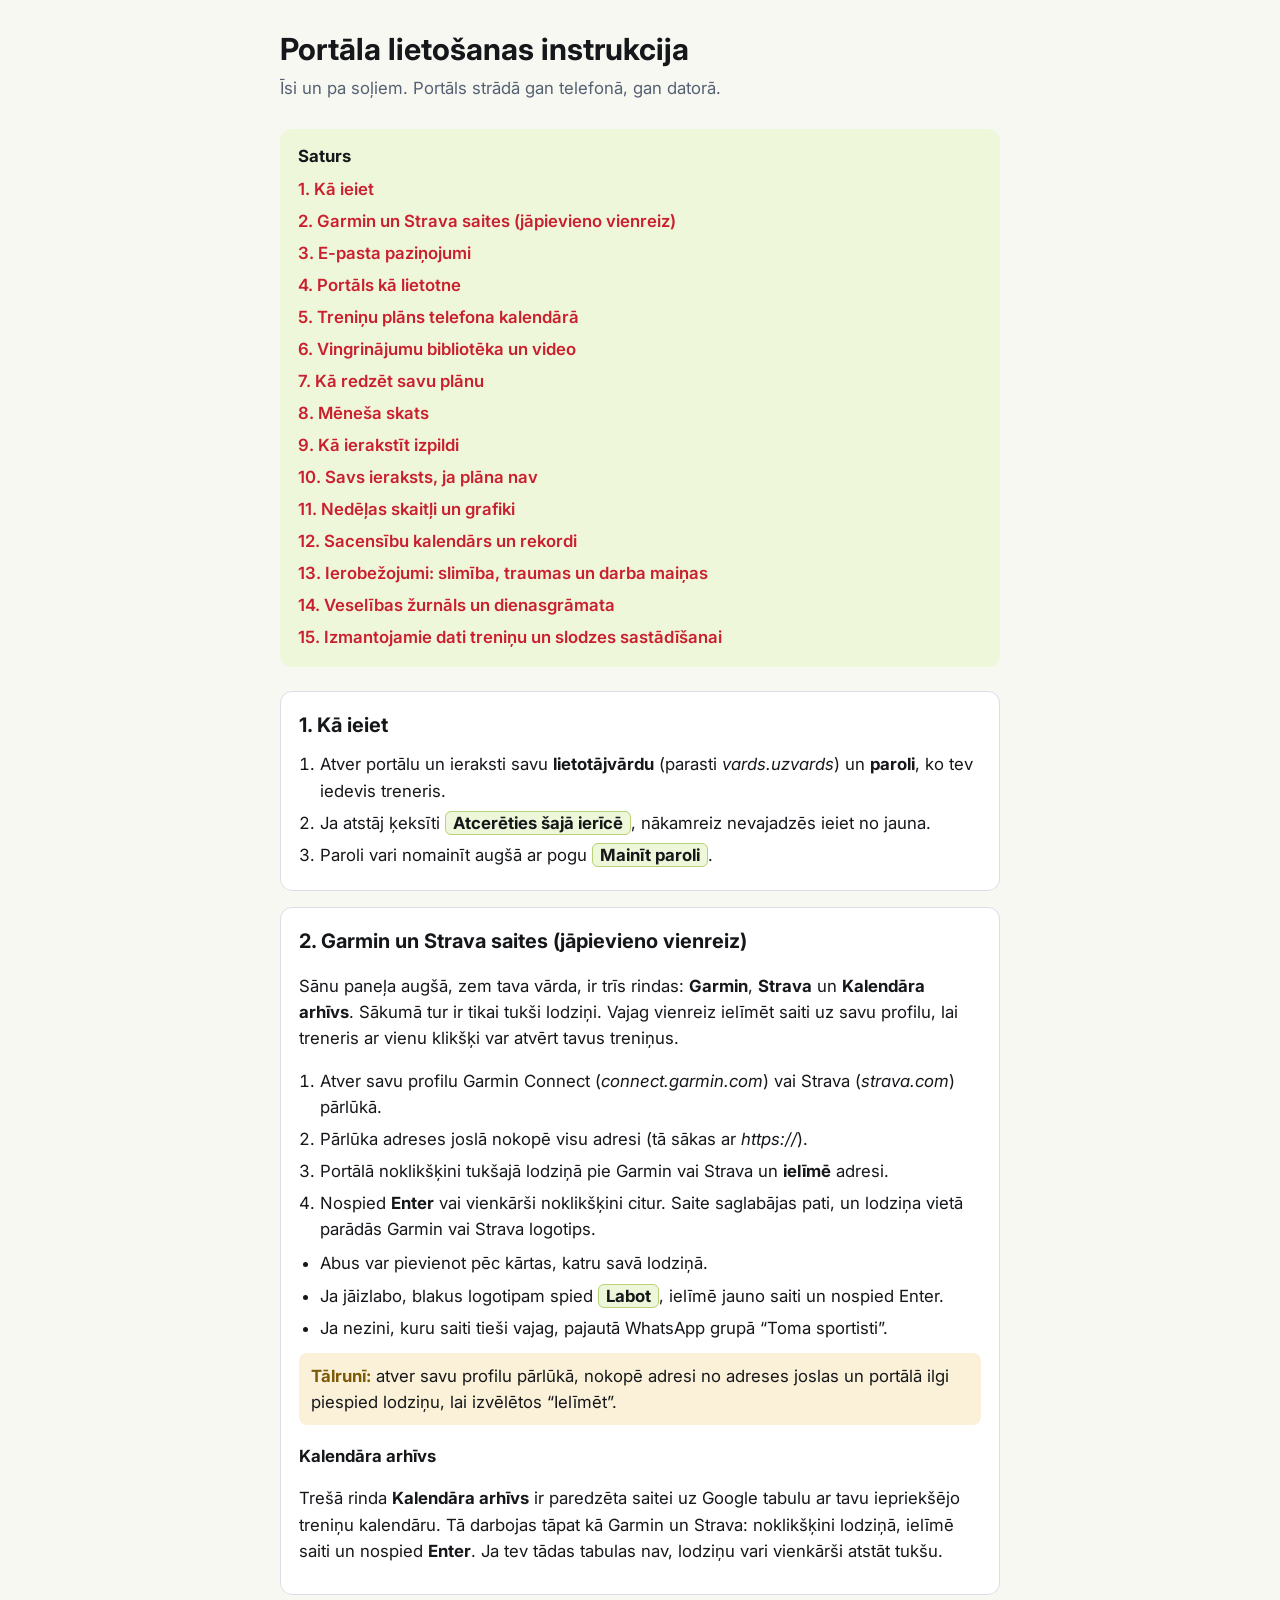
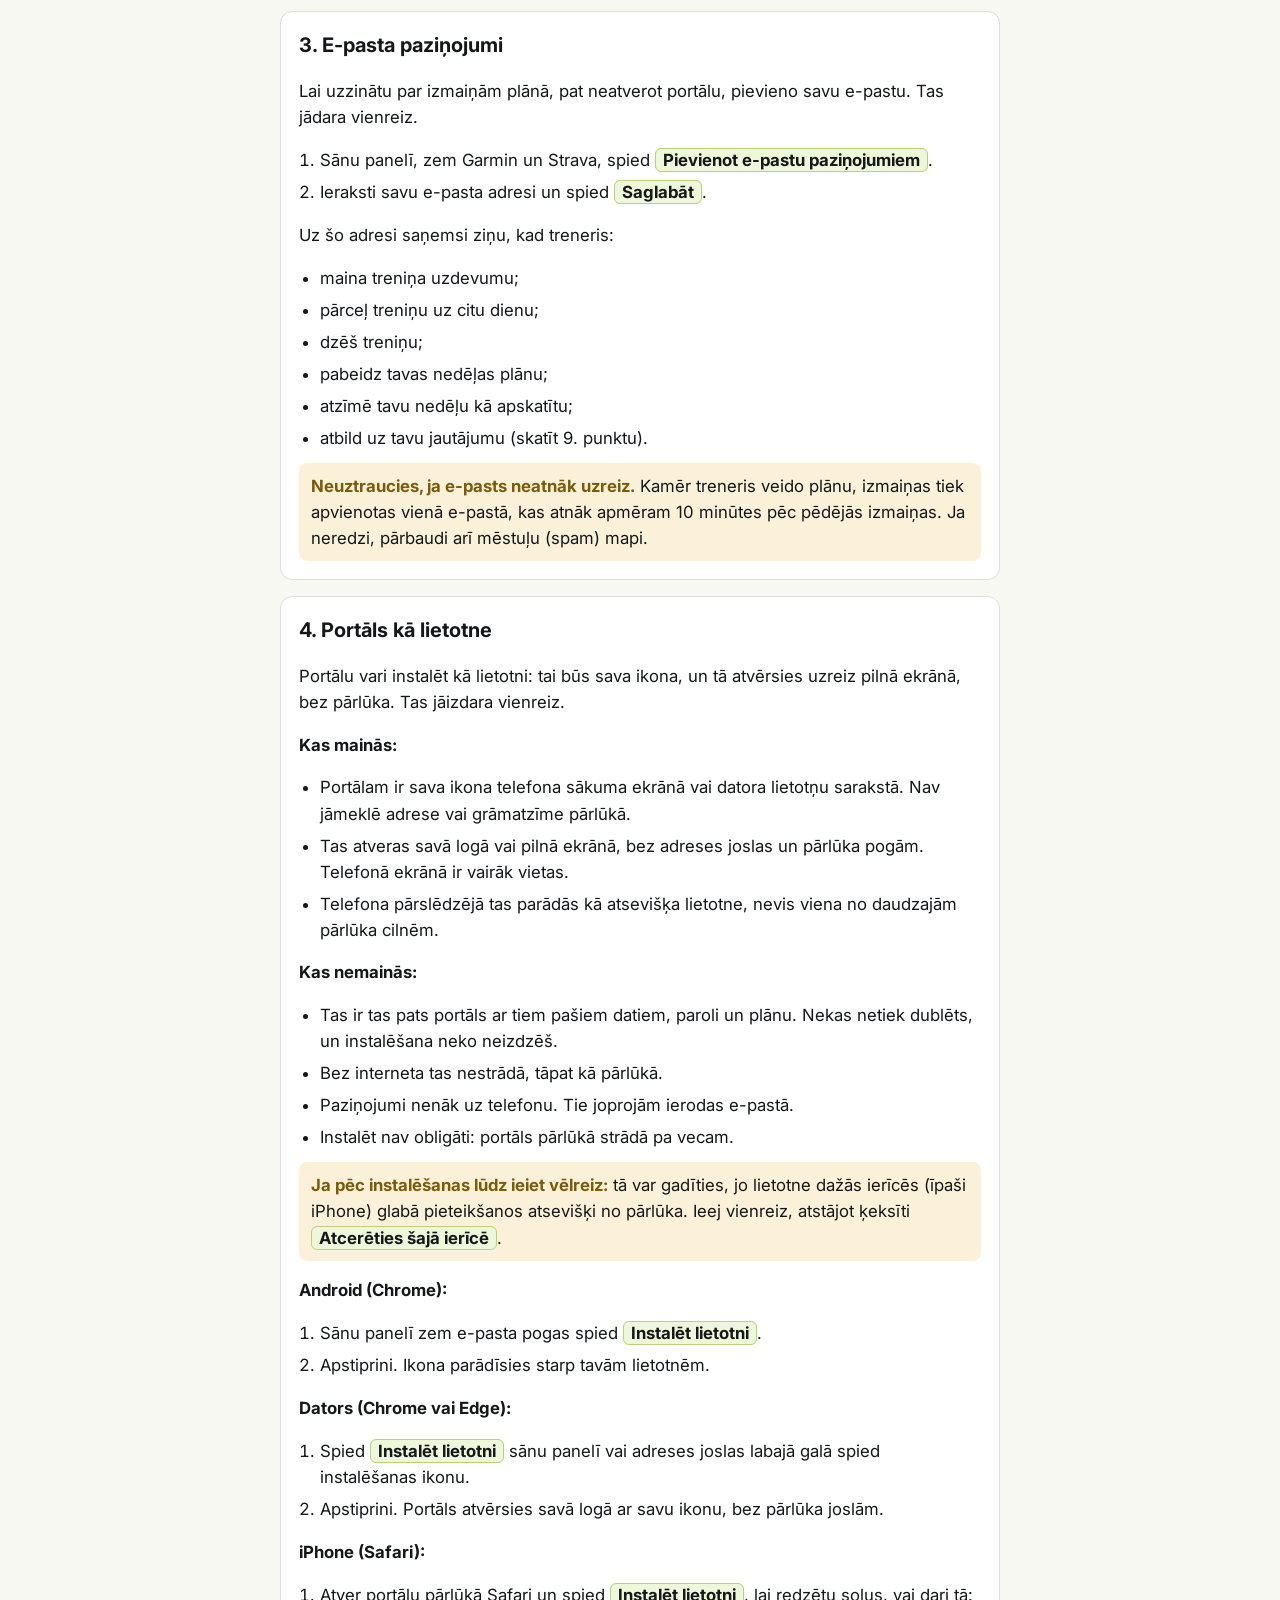
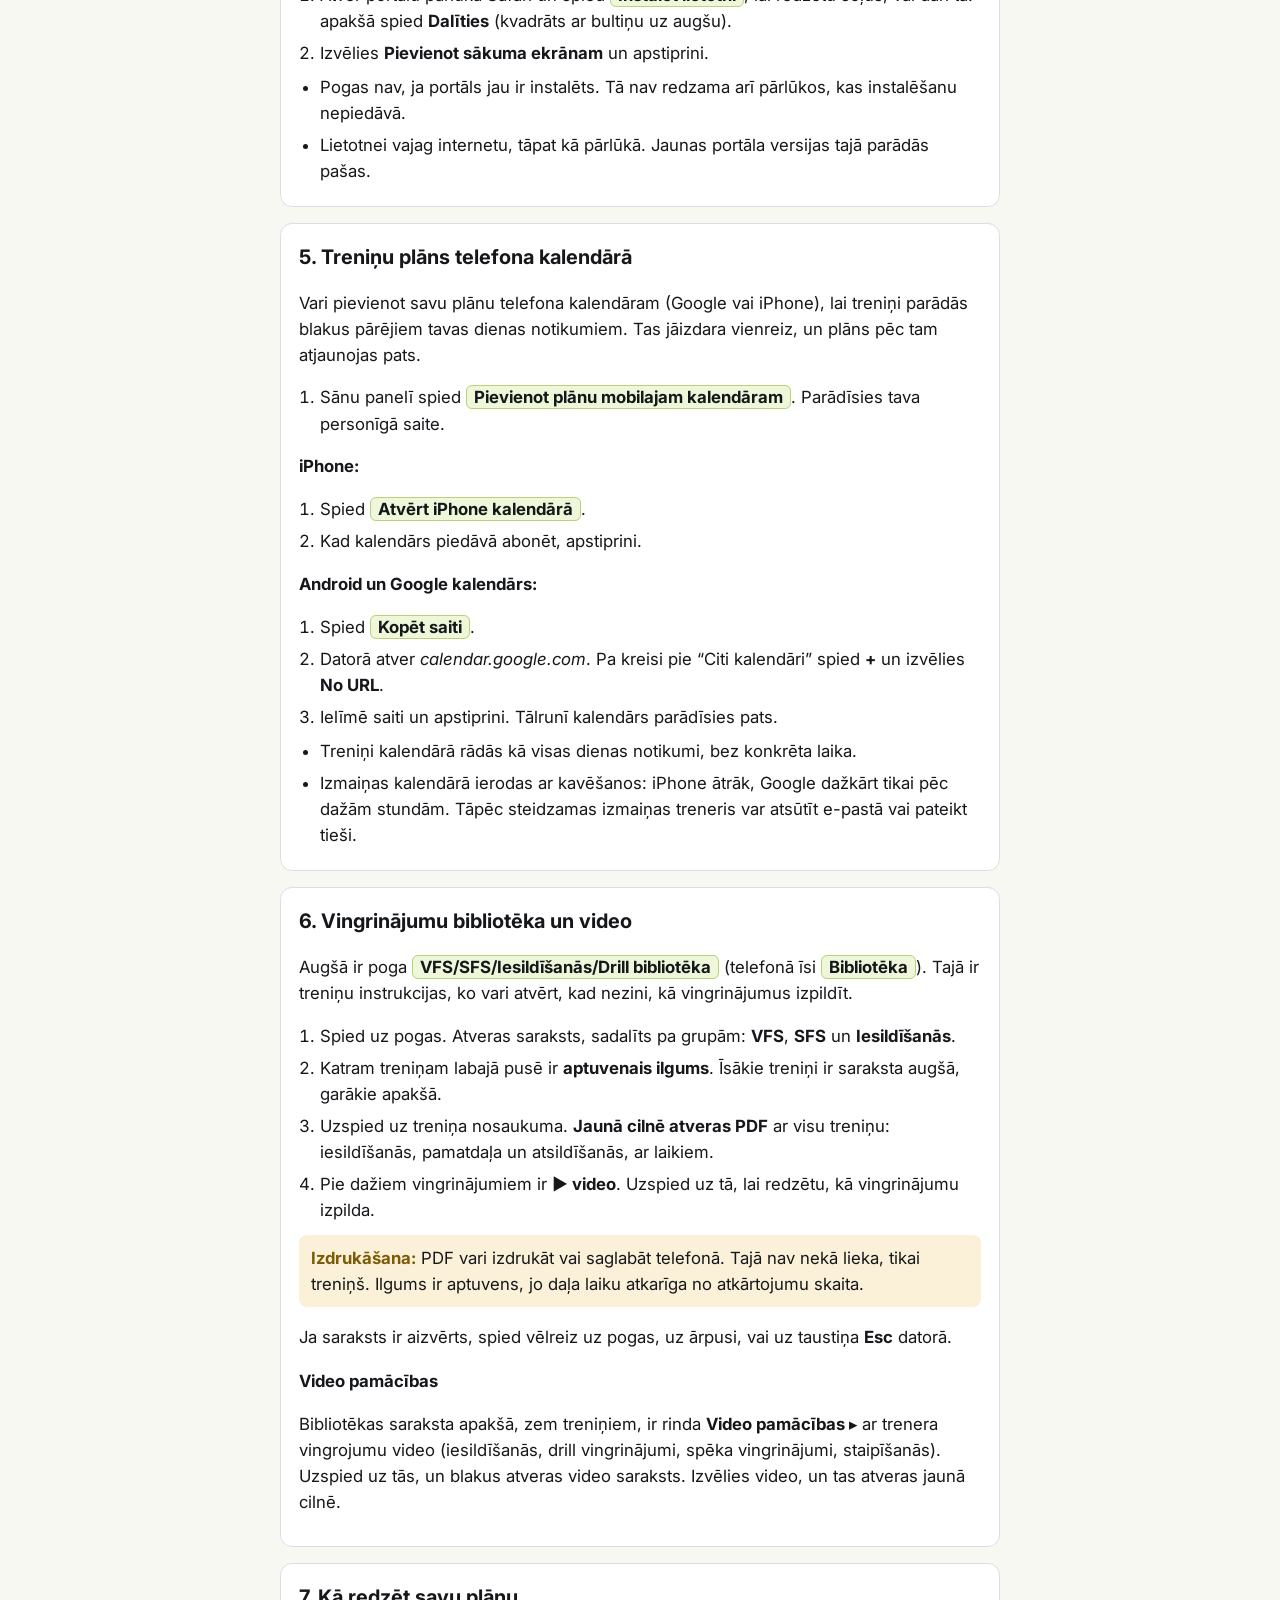
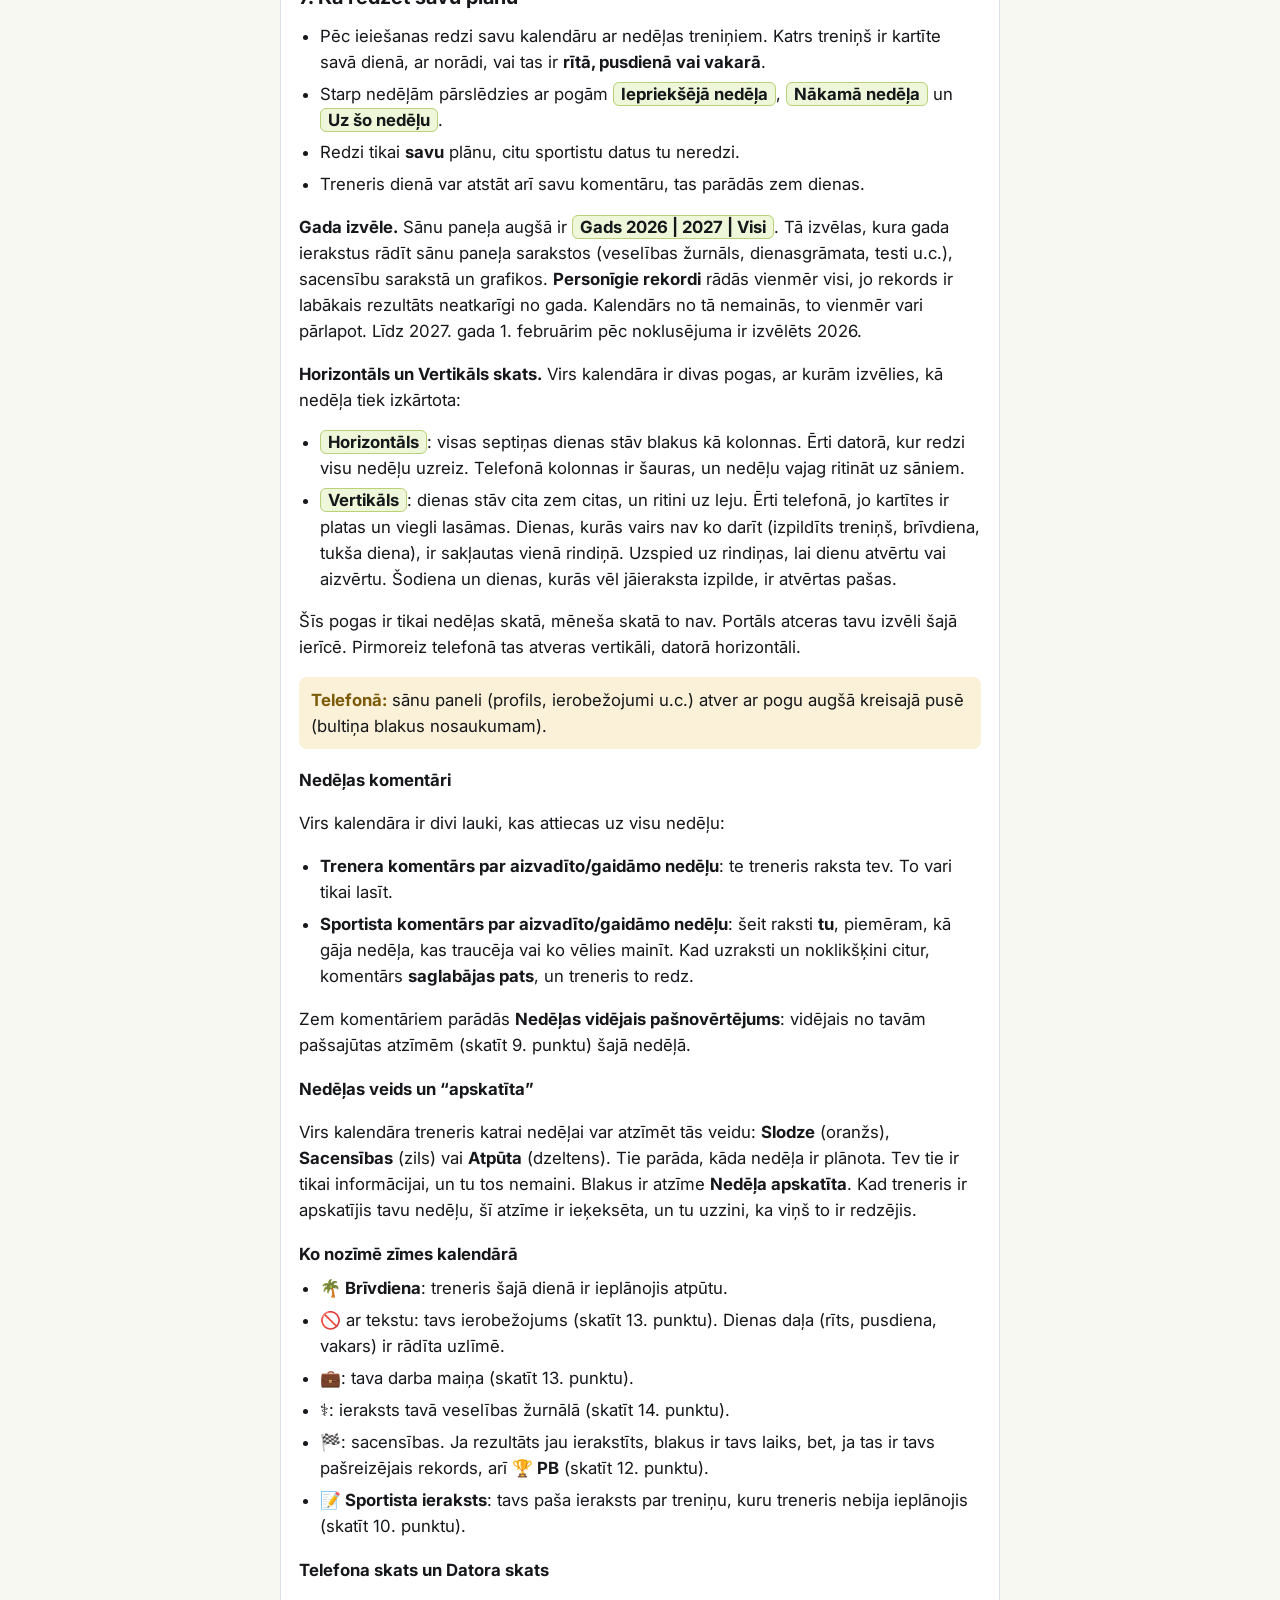
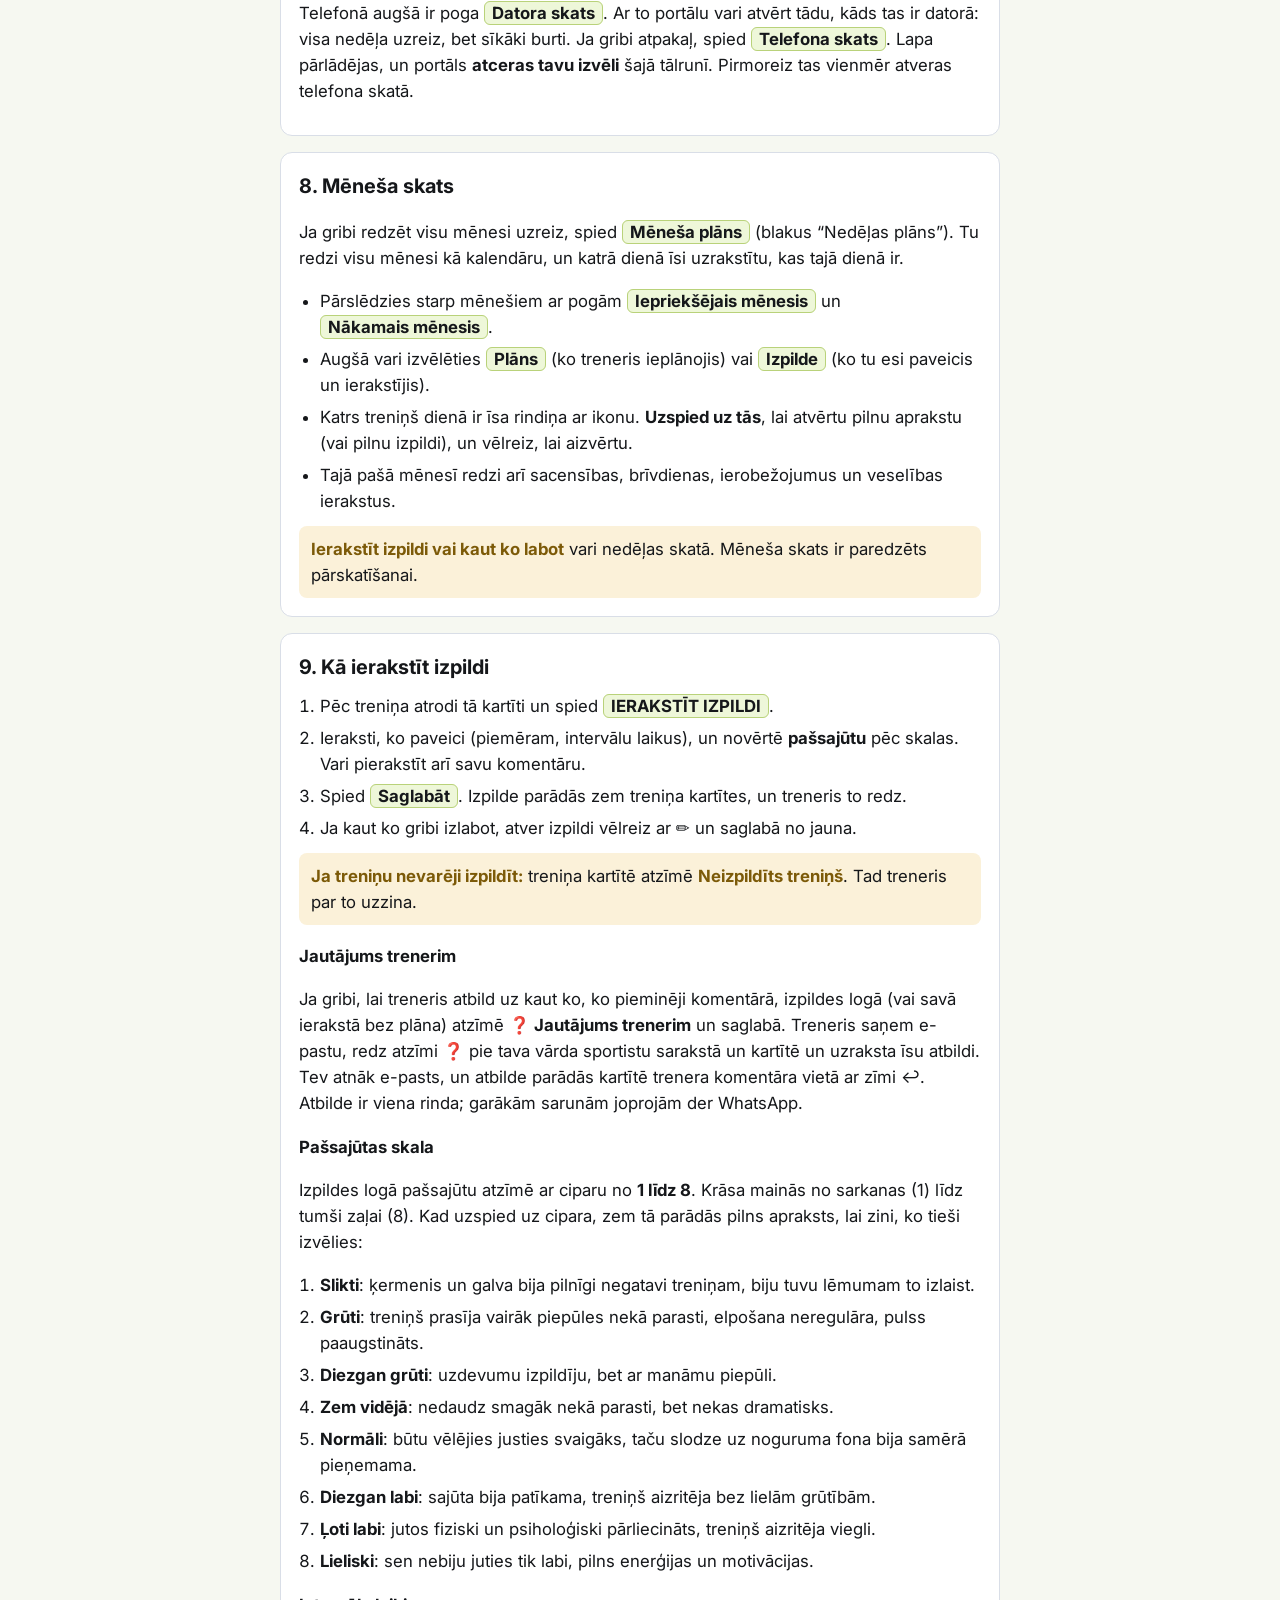
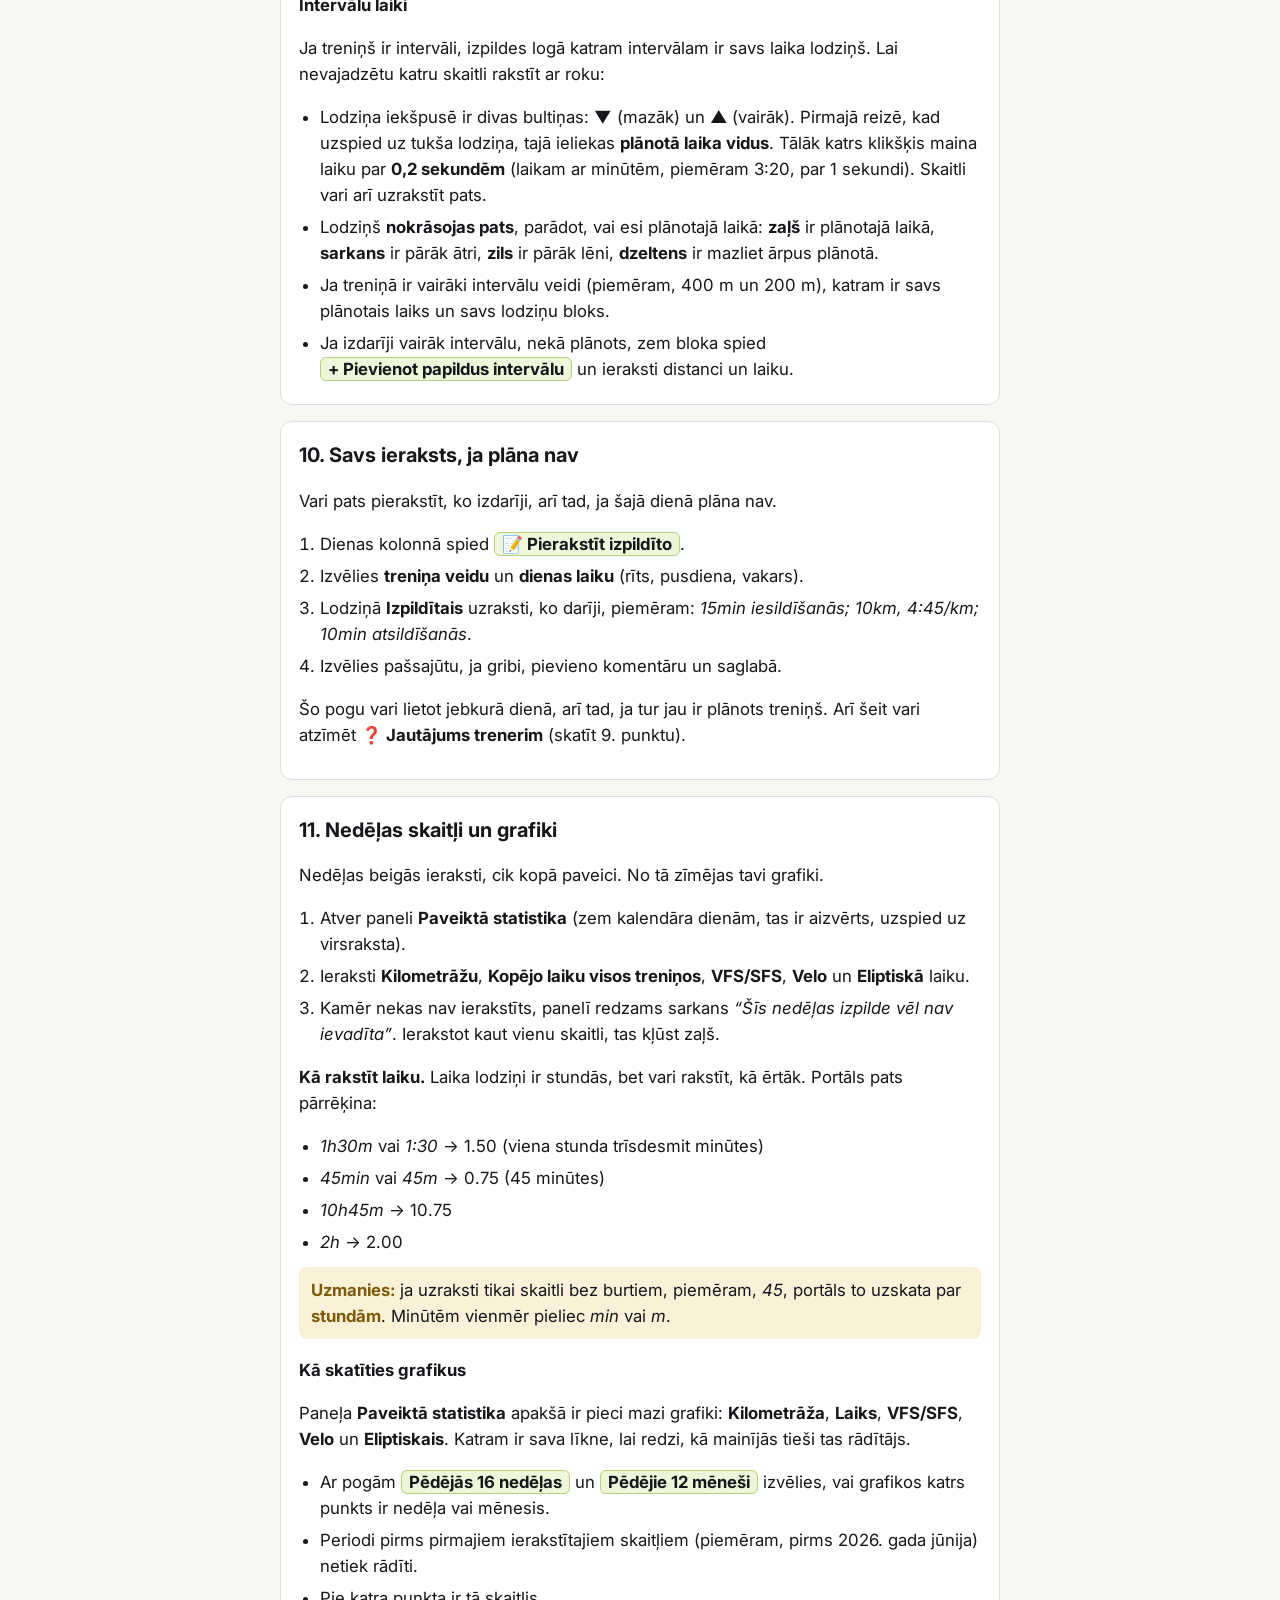
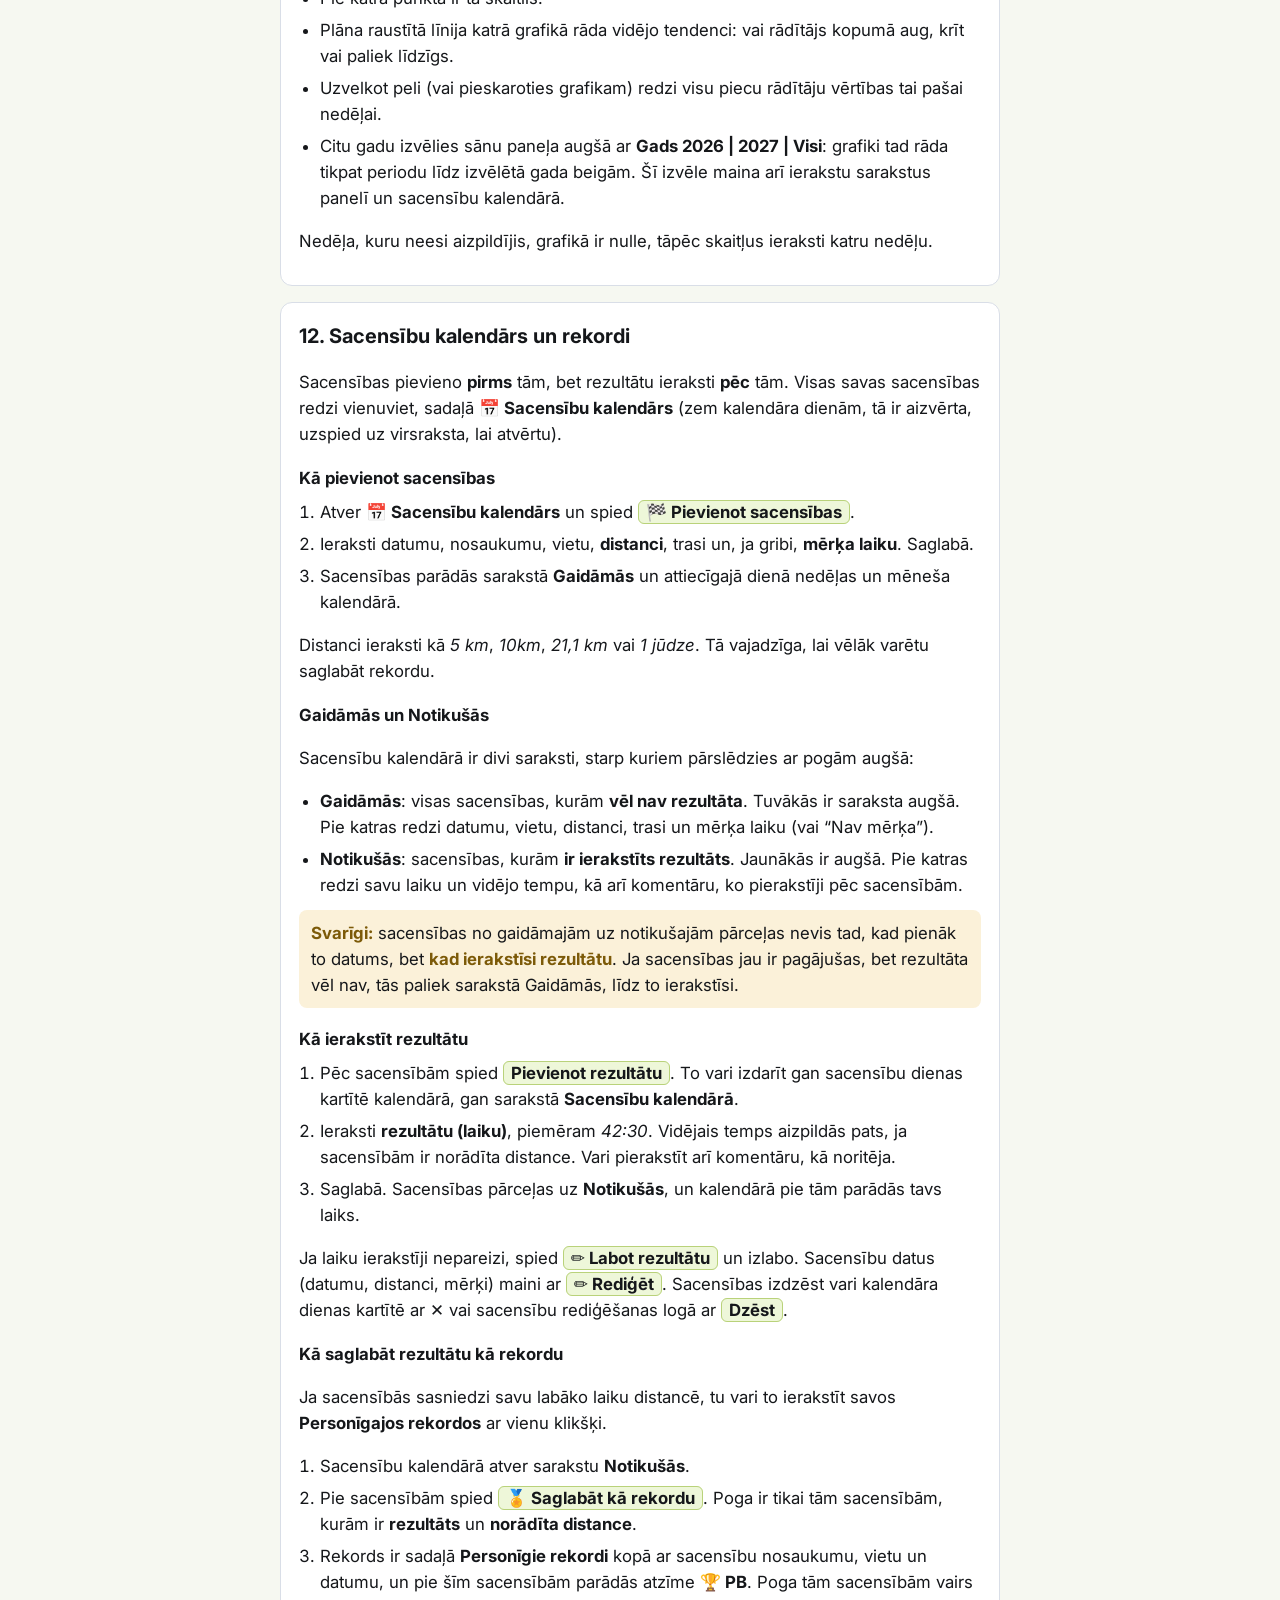
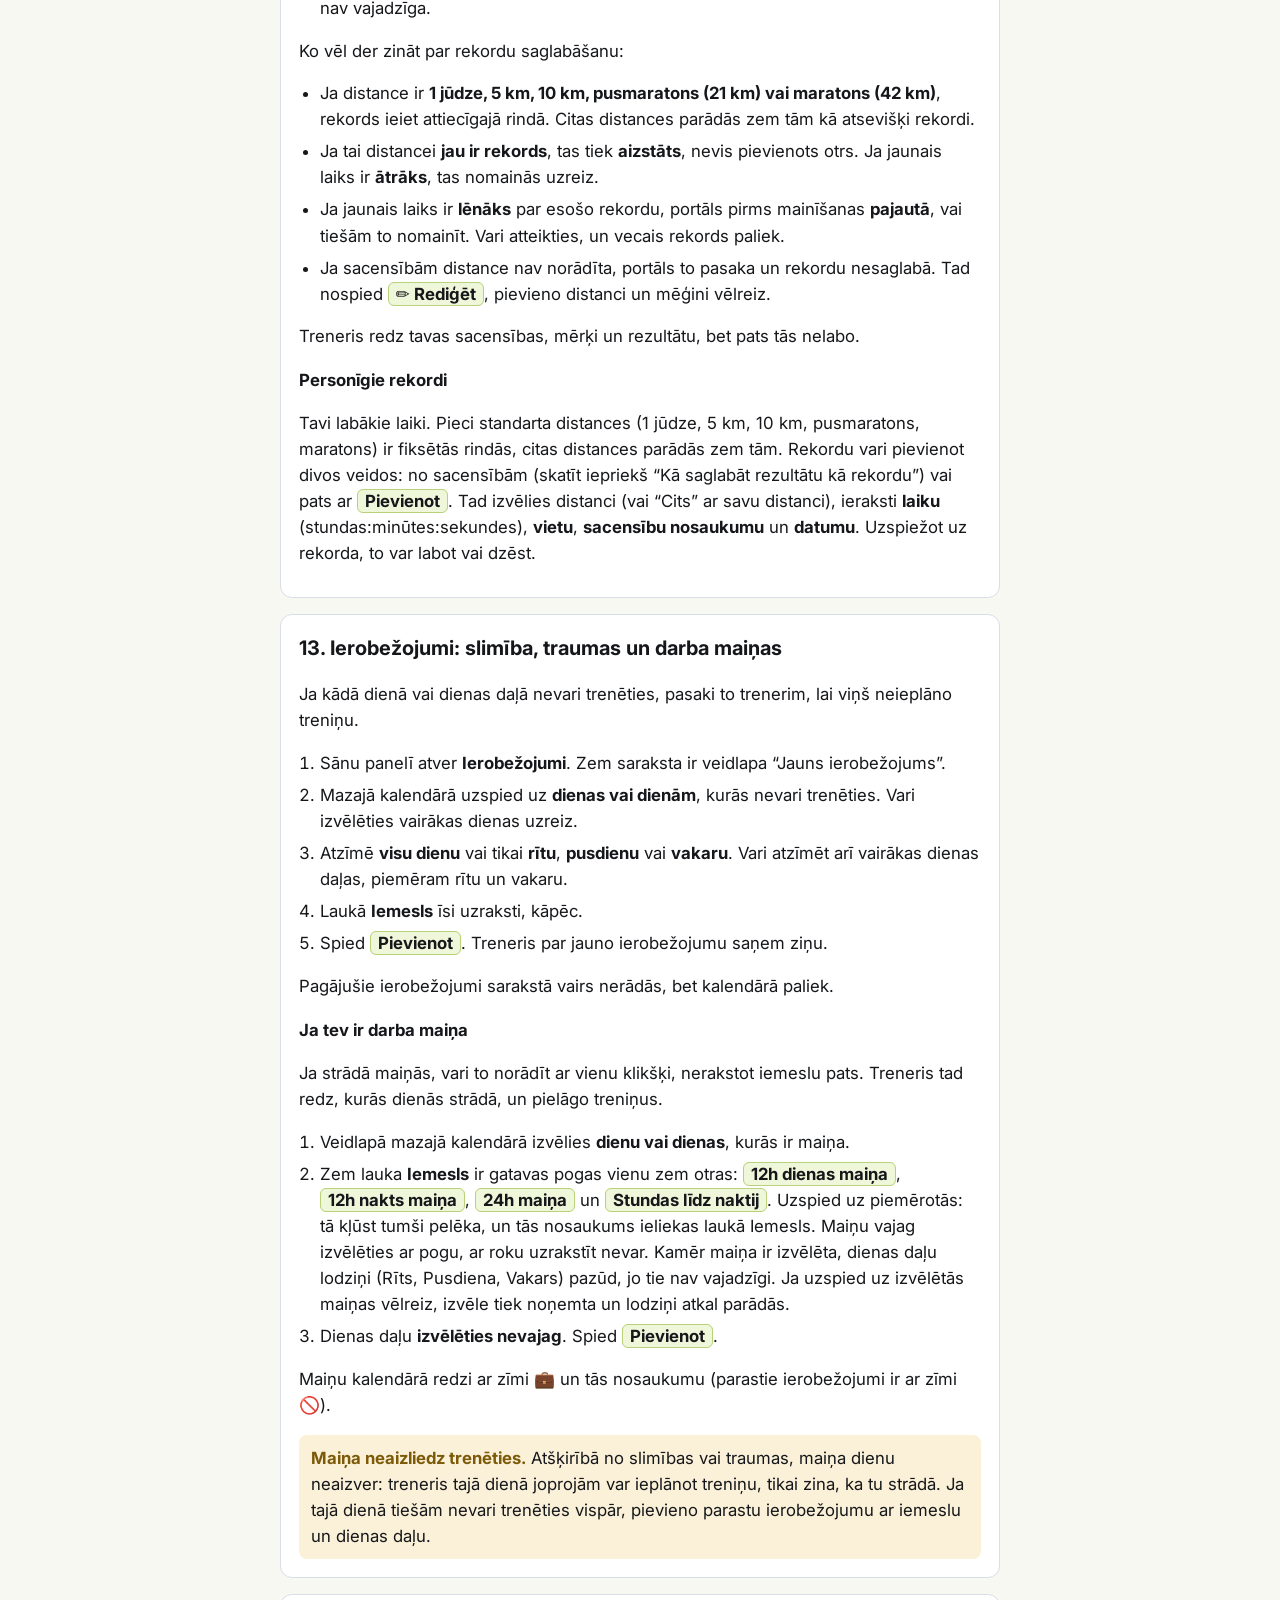
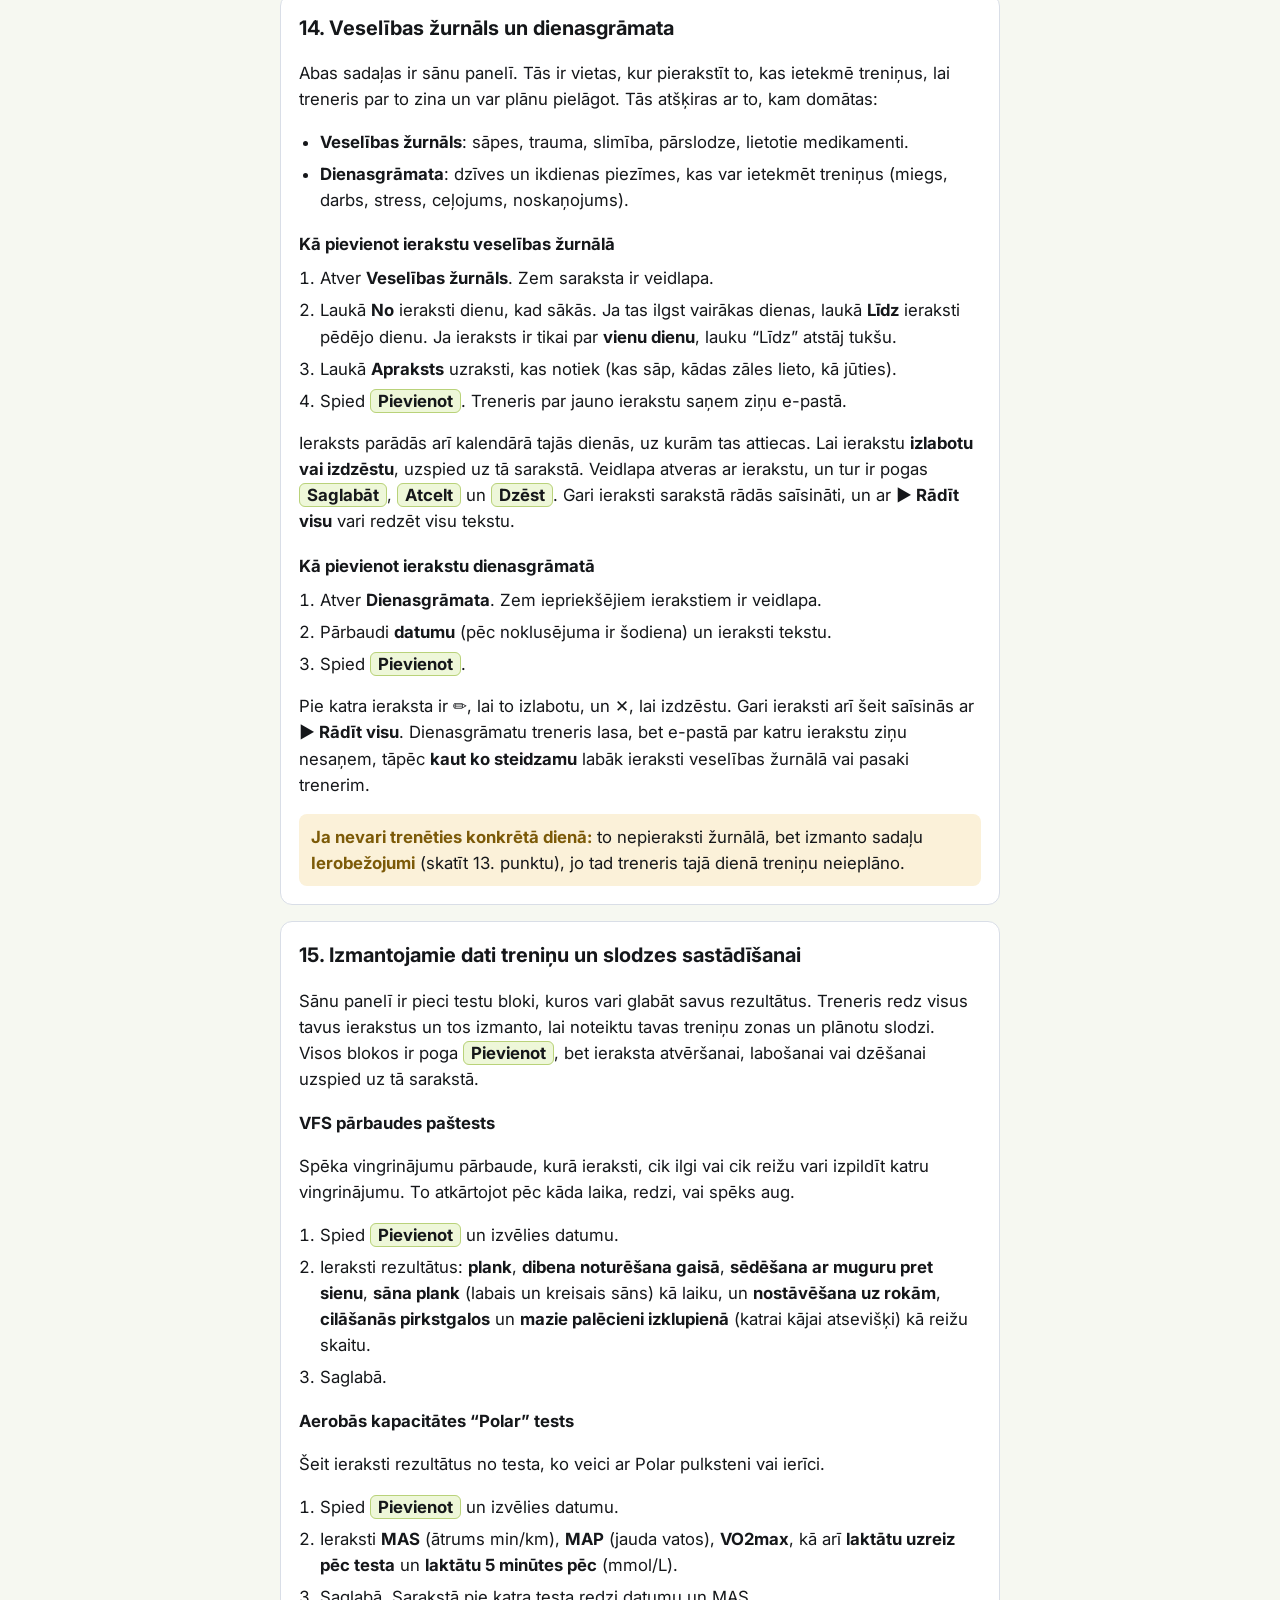
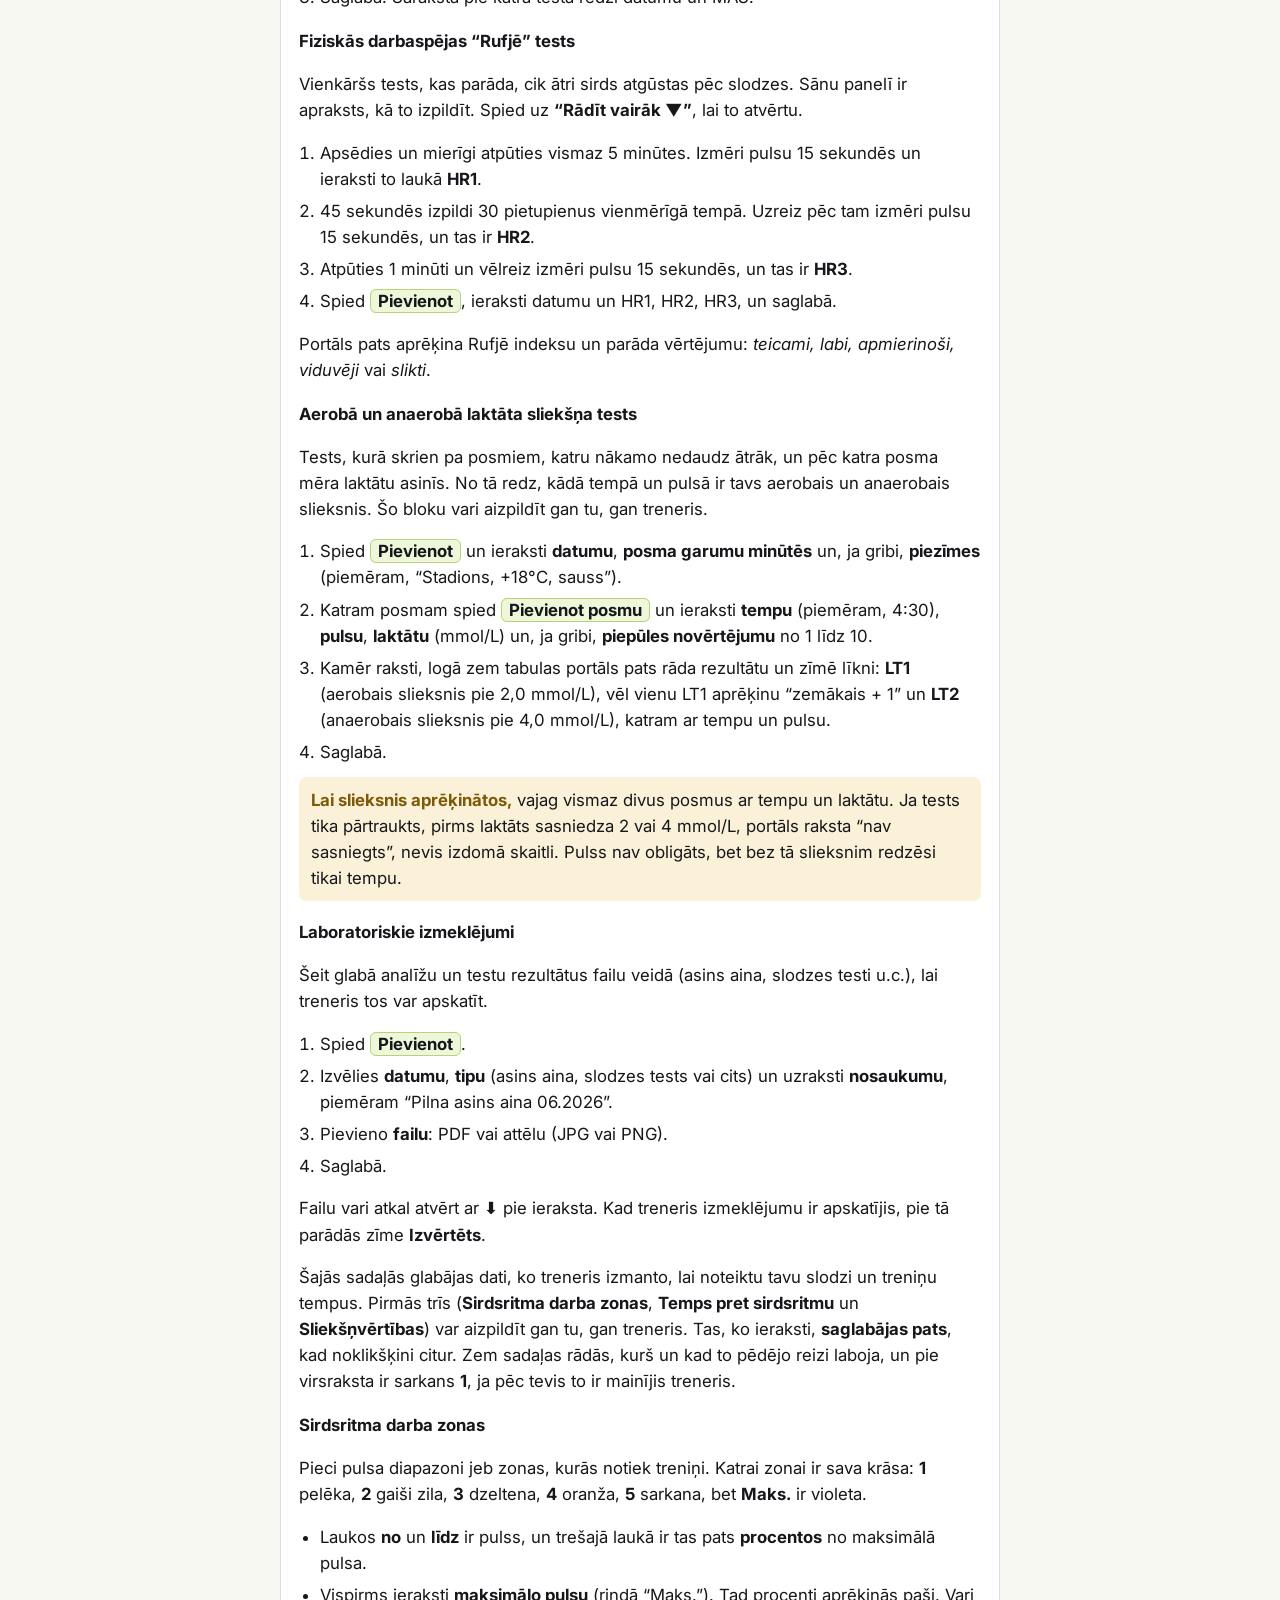
<file: pamaciba.html>
<!doctype html>
<html lang="lv">
  <head>
    <meta charset="utf-8" />
    <meta name="viewport" content="width=device-width, initial-scale=1.0" />
    <title>Portāla lietošanas instrukcija – Sportistu portāls</title>
    <link rel="preconnect" href="https://fonts.googleapis.com" />
    <link rel="preconnect" href="https://fonts.gstatic.com" crossorigin />
    <link href="https://fonts.googleapis.com/css2?family=Inter:wght@400;500;600;700;800&display=swap" rel="stylesheet" />
    <style>
      :root {
        --ink: #15171a;
        --muted: #566073;
        --line: #d9dee7;
        --surface: #eef7d9;
        --accent: #c91f2f;
        --lime: #a3e635;
        --page: #f6f8f1;
      }
      * { box-sizing: border-box; }
      html { overflow-wrap: break-word; }
      body {
        background: var(--page);
        color: var(--ink);
        font-family: "Inter", system-ui, sans-serif;
        font-size: 1.05rem;
        line-height: 1.55;
        margin: 0;
        padding: 0 16px 48px;
      }
      main { margin: 0 auto; max-width: 720px; }
      header { padding: 28px 0 8px; }
      h1 { font-size: 1.9rem; line-height: 1.15; margin: 4px 0 8px; }
      .lead { color: var(--muted); margin: 0 0 20px; }
      nav.toc { background: var(--surface); border-radius: 12px; margin: 0 0 24px; padding: 14px 18px; }
      nav.toc strong { display: block; margin-bottom: 4px; }
      nav.toc a { color: var(--accent); display: block; padding: 3px 0; text-decoration: none; font-weight: 600; }
      nav.toc a:hover, nav.toc a:focus-visible { text-decoration: underline; }
      section { background: #fff; border: 1px solid var(--line); border-radius: 12px; margin: 0 0 16px; padding: 18px 18px 14px; }
      h2 { font-size: 1.25rem; margin: 0 0 10px; }
      h3 { font-size: 1.05rem; margin: 18px 0 6px; }
      ol, ul { margin: 8px 0 8px; padding-left: 1.3rem; }
      li { margin: 6px 0; }
      .btn {
        background: var(--surface);
        border: 1px solid #b9d27a;
        border-radius: 6px;
        font-weight: 700;
        padding: 1px 7px;
        white-space: nowrap;
      }
      .tip { background: #fbf1d9; border-radius: 8px; margin: 12px 0 4px; padding: 10px 12px; }
      .tip b { color: #7c5a08; }
      footer { color: var(--muted); font-size: 0.9rem; margin-top: 24px; text-align: center; }
      a:focus-visible { outline: 2px solid var(--accent); outline-offset: 2px; }
      /* Trenera sadaļas: redzamas tikai tad, ja instrukciju atver treneris (portāls pievieno ?trenerim=1). */
      .coach-only { display: none !important; }
      .is-coach .coach-only { display: block !important; }
      nav.toc .toc-group { color: var(--muted); font-size: 0.85rem; font-weight: 700; letter-spacing: 0.03em; margin: 8px 0 2px; text-transform: uppercase; }
      section.coach-only { border-color: #b9d27a; }
    </style>
    <script>
      try {
        if (new URLSearchParams(location.search).get("trenerim") === "1") document.documentElement.classList.add("is-coach");
      } catch (e) {}
    </script>
  </head>
  <body>
    <main>
      <header>
        <h1>Portāla lietošanas instrukcija</h1>
        <p class="lead">Īsi un pa soļiem. Portāls strādā gan telefonā, gan datorā.</p>
      </header>

      <nav class="toc" aria-label="Saturs">
        <strong>Saturs</strong>
        <span class="toc-group coach-only">Trenerim</span>
        <a class="coach-only" href="#t1">T1. Sākums: ko redzi un kur kas atrodas</a>
        <a class="coach-only" href="#t2">T2. Kā sastādīt treniņu</a>
        <a class="coach-only" href="#t3">T3. Treniņu veidi un to lauki</a>
        <a class="coach-only" href="#t4">T4. Sagataves, biežāk lietotie un vairāku sportistu plāns</a>
        <a class="coach-only" href="#t5">T5. Nedēļas kalendārs: labot, kopēt, pārvietot, nodzēst</a>
        <a class="coach-only" href="#t6">T6. Izpilde, jautājumi un nedēļas apskate</a>
        <a class="coach-only" href="#t7">T7. Sportista dati sānu panelī</a>
        <a class="coach-only" href="#t8">T8. E-pasta paziņojumi</a>
        <a class="coach-only" href="#t9">T9. Sportistu pārvaldība un konts</a>
        <span class="toc-group coach-only">Sportistiem (arī trenerim der zināt)</span>
        <a href="#ieiet">1. Kā ieiet</a>
        <a href="#saites">2. Garmin un Strava saites (jāpievieno vienreiz)</a>
        <a href="#epasts">3. E-pasta paziņojumi</a>
        <a href="#lietotne">4. Portāls kā lietotne</a>
        <a href="#kalendars">5. Treniņu plāns telefona kalendārā</a>
        <a href="#biblioteka">6. Vingrinājumu bibliotēka un video</a>
        <a href="#plans">7. Kā redzēt savu plānu</a>
        <a href="#menesis">8. Mēneša skats</a>
        <a href="#izpilde">9. Kā ierakstīt izpildi</a>
        <a href="#savs">10. Savs ieraksts, ja plāna nav</a>
        <a href="#nedela">11. Nedēļas skaitļi un grafiki</a>
        <a href="#sacensibas">12. Sacensību kalendārs un rekordi</a>
        <a href="#ierobezojumi">13. Ierobežojumi: slimība, traumas un darba maiņas</a>
        <a href="#zurnals">14. Veselības žurnāls un dienasgrāmata</a>
        <a href="#testi">15. Izmantojamie dati treniņu un slodzes sastādīšanai</a>
      </nav>

      <section id="t1" class="coach-only">
        <h2>T1. Sākums: ko redzi un kur kas atrodas</h2>
        <p>Šīs sadaļas (T1–T9) redzi tikai tu kā treneris. Sportisti redz tikai instrukcijas 1.–15. punktu.</p>
        <h3>Augšējā josla</h3>
        <ul>
          <li><b>Bibliotēka</b> un <b>Lietošanas instrukcija</b>: treniņu PDF un video pamācības (skatīt 6. punktu zemāk) un šī instrukcija.</li>
          <li><span class="btn">Sportista skats</span> pārslēdz uz tavu sportista kontu (ja esi to piesaistījis), un <span class="btn">Trenera skats</span> atpakaļ.</li>
          <li><span class="btn">Paziņojumu e-pasts</span>: tavs e-pasts, uz kuru nāk ziņas no sportistiem (skatīt T8).</li>
          <li><span class="btn">Mainīt paroli</span>, <span class="btn">Iziet</span> un <span class="btn">Instalēt lietotni</span> (portāls kā lietotne, skatīt 4. punktu).</li>
        </ul>
        <h3>Sānu panelis</h3>
        <ul>
          <li><span class="btn">Gads 2026 | 2027 | Visi</span>: kura gada ierakstus rādīt sānu paneļu sarakstos un grafikos.</li>
          <li><b>Sportistu pārvaldība</b>: jauns sportists, paroles maiņa, dzēšana (skatīt T9).</li>
          <li><b>Nedēļu apskates reģistrs</b>: tabula, kurā redzi, kurām nedēļām un kuriem sportistiem ir atzīme “Nedēļa apskatīta” (pēdējās 13 nedēļas).</li>
          <li><b>Sportisti</b>: izvēlies sportistu, un viss pārējais portālā attiecas uz viņu. Kamēr neviens nav izvēlēts, sānu paneļi ir aizvērti.</li>
        </ul>
        <h3>Zīmes pie sportista vārda</h3>
        <ul>
          <li><b>⚕</b>: šodien ir spēkā ieraksts viņa veselības žurnālā.</li>
          <li><b>!</b>: sportists ir atzīmējis treniņu kā neizpildītu un tu to vēl neesi atvēris. Kad atver viņa kalendāru, zīme pazūd.</li>
          <li><b>📒</b>: ir jauns dienasgrāmatas ieraksts, ko tu vēl neesi izlasījis.</li>
          <li><b>❓</b>: sportists ir uzdevis jautājumu, uz kuru vēl nav atbildes (skatīt T6).</li>
          <li><b>Četri kvadrāti</b>: šī nedēļa un nākamās trīs. Krusts nozīmē, ka visas septiņas dienas ir nosegtas (ar plānu, brīvdienu, sacensībām, ierobežojumu vai sportista paša ierakstu). Rāmja krāsa rāda nedēļas veidu: oranžs ir Slodze, zils Sacensības, dzeltens Atpūta. Sarkans rāmis ir nedēļa bez veida, kas vēl nav nosegta. Poga <span class="btn">↻</span> atsvaidzina šīs zīmes.</li>
        </ul>
      </section>

      <section id="t2" class="coach-only">
        <h2>T2. Kā sastādīt treniņu</h2>
        <ol>
          <li>Izvēlies sportistu sarakstā.</li>
          <li>Atver <b>🏃 Treniņu plānošana</b> (virs kalendāra). Sadaļā <b>Izveidot jaunu treniņu</b> izvēlies treniņa veidu. Aizpildi laukus (skatīt T3). Labajā pusē <b>Treniņa priekšskatījums</b> rāda, kāds treniņš sportistam parādīsies.</li>
          <li>Kalendārā tai dienai, kurā treniņš jāieliek, spied <span class="btn">Ieplānot no rīta</span>, <span class="btn">Ieplānot pusdienā</span> vai <span class="btn">Ieplānot vakarā</span>. Treniņš parādās kartītē ar to dienas daļu.</li>
          <li>Brīvdienu ieliec ar <span class="btn">Ieplānot brīvdienu</span>. Uz brīvdienas un uz treniņa vari pierakstīt savu komentāru sportistam.</li>
        </ol>
        <div class="tip"><b>Dienas daļa, kurā sportists nevar trenēties</b> (ierobežojums, skatīt T7), ir bloķēta: tur pogas “Ieplānot” nav.</div>
        <p>Ja izvēlies citu treniņa veidu, lauki tiek notīrīti, lai neatliek iepriekšējā treniņa skaitļi. Treniņu var arī ielādēt no sagataves vai no “Biežāk lietotajiem” (T4).</p>
      </section>

      <section id="t3" class="coach-only">
        <h2>T3. Treniņu veidi un to lauki</h2>
        <p>Parastajiem skrējieniem ir trīs daļas: <b>Iesildīšanās</b>, <b>Pamatdaļa</b>, <b>Atsildīšanās</b>. Katrai ir <b>Garums/ilgums</b>, <b>Pulss</b> (pamatdaļai arī <b>Temps</b>) un, iesildīšanās un atsildīšanās gadījumā, <b>Papildus uzdevums</b>. Daļa tiek ierakstīta treniņā tikai tad, ja aizpildīts tās garums vai ilgums.</p>
        <ul>
          <li><b>Atjaunojošais/lēnais</b>, <b>Vidējas intensitātes</b>, <b>Garais skrējiens</b>: trīs daļas. Pievienot vari <b>Drills</b>, <b>Naglenes</b> vai <b>Sacensību apavus</b>. <b>Sacensību uzturs</b> ir tikai smagajiem treniņiem (intervāliem, garajam un tempa skrējienam) un brīvā teksta veidiem.</li>
          <li><b>Tempa skrējiens</b>: tāpat.</li>
          <li><b>Intervāli (vienāda garuma/ilguma)</b>: pamatdaļā ieraksti <b>Reizes</b>, garumu (400m vai 4min), tempu un <b>Atpūtu</b> starp atkārtojumiem.</li>
          <li><b>Intervāli (dažāda garuma/ilguma)</b>: spied <span class="btn">Pievienot segmentu</span> katram garumam (piemēram, 6×400m un 4×200m). Katram segmentam ir savas <b>Reizes</b> (cik reizes tas atkārtojas vienā apļa piegājienā). <b>Apļi</b> ir tas, cik reižu visa kopa atkārtojas, bet <b>Atpūta starp segmentiem</b> ir pauze starp apļiem.</li>
          <li><b>Taku/kalnu skrējiens</b> un <b>Cita veida treniņš</b>: brīvs teksts pamatdaļā jebkuram uzdevumam. Taku skrējienam nosaukums ir fiksēts un naglenu izvēles nav. “Cita veida treniņam” <b>nosaukumu vajag ierakstīt</b> (bez tā treniņu nevar saglabāt) un vari izvēlēties ikonu.</li>
          <li><b>VFS</b> un <b>SFS</b>: spēka treniņi bez iesildīšanās un atsildīšanās.</li>
          <li><b>Velo</b> un <b>Eliptiskais</b>: viena rindiņa (laiks un pulss), bez iesildīšanās, atsildīšanās un drills.</li>
        </ul>
        <div class="tip"><b>Ko rakstīt laukos:</b> garumu vai ilgumu vari rakstīt <i>45min</i>, <i>1h30m</i>, <i>10km</i> vai <i>400m</i>. Vienmēr pieraksti mērvienību, lai sportists un portāls saprot, vai tas ir laiks vai attālums.</div>
      </section>

      <section id="t4" class="coach-only">
        <h2>T4. Sagataves, biežāk lietotie un vairāku sportistu plāns</h2>
        <h3>Sagataves</h3>
        <ul>
          <li>Pabeigtu treniņu vari saglabāt kā sagatavi: <span class="btn">Saglabāt jaunu visiem</span> (redzama visiem sportistiem) vai <span class="btn">Saglabāt jaunu tikai [sportista vārds]</span>.</li>
          <li>Sarakstos <b>Visas sagataves</b> un <b>Tikai [vārds] sagataves</b> izvēlies sagatavi, un tā ielādējas treniņu laukos. Tad vari to mainīt un saglabāt ar <span class="btn">Saglabāt izmaiņas</span> vai izdzēst ar <span class="btn">Dzēst sagatavi</span>.</li>
        </ul>
        <h3>Biežāk lietotie treniņi</h3>
        <p>Zem formas atveras panelis <b>⭐ Biežāk lietotie treniņi</b>. Tajā katram treniņa veidam redzami 5 treniņi, ko pēdējos 4 mēnešos visbiežāk esi iedevis visiem sportistiem. Uzspied uz treniņa, un tas ielādējas laukos. Tempi un pulsi netiek skaitīti, tāpēc atšķirīgus tempus ar vienādu uzbūvi uzskata par vienu un to pašu treniņu.</p>
        <h3>Piemērot vairākiem sportistiem</h3>
        <p>Kad treniņš sastādīts, spied <span class="btn">Piemērot vairākiem sportistiem</span>. Izvēlies <b>datumu</b>, <b>dienas daļu</b> un atzīmē sportistus (ar <span class="btn">Atzīmēt visus</span> visus uzreiz), tad spied <span class="btn">Piemērot</span>. Treniņš tiek ielikts visu izvēlēto kalendārā.</p>
      </section>

      <section id="t5" class="coach-only">
        <h2>T5. Nedēļas kalendārs: labot, kopēt, pārvietot, nodzēst</h2>
        <h3>Kartīte kalendārā</h3>
        <ul>
          <li><b>✏️</b> atver treniņa labošanu (viss tāpat kā veidojot, dialoga logā). <b>✕</b> izdzēš treniņu.</li>
          <li><b>Kopēt</b> (trešā ikona): kopē treniņu kopā ar tavu komentāru. Tad blakus “Ieplānot…” pogām parādās ielīmēšanas ikona, ar kuru treniņu ieliec citā dienā vai citā nedēļā. Kopēšana paliek ieslēgta, kamēr nospied “Atcelt” joslā augšā vai <b>Esc</b>. Tāpat var kopēt brīvdienu.</li>
          <li><b>Pārvilkšana:</b> uzspied uz kartītes un velc to uz citu dienu. Sportists par izmaiņu uzzina e-pastā (skatīt T8).</li>
          <li>Trenera komentārs ir rakstāms tieši kartītē. Tas saglabājas pats.</li>
        </ul>
        <h3>Nedēļas darbības (virs kalendāra)</h3>
        <ul>
          <li><span class="btn">Iepriekšējā nedēļa</span>, <span class="btn">Nākamā nedēļa</span>, <span class="btn">Uz šo nedēļu</span>.</li>
          <li><b>Slodze, Sacensības, Atpūta</b>: nedēļas veids. Tas iekrāso kvadrātus sportistu sarakstā.</li>
          <li><span class="btn">Nokopēt plānu</span>: izvēlies kādu iepriekšējo nedēļu, un tās treniņi tiek iekopēti šajā nedēļā.</li>
          <li><span class="btn">Nodzēst plānu</span>: izdzēš visu šīs nedēļas plānu un brīvdienas. Netiek dzēsti treniņi, kuriem sportists jau ierakstījis izpildi, sacensības, ierobežojumi un komentāri. Vispirms prasa apstiprinājumu, un atcelt vairs nevar.</li>
          <li><b>Nedēļas komentāri</b>: “Trenera komentārs par aizvadīto/gaidāmo nedēļu” raksti tu, “Sportista komentārs” raksta sportists.</li>
          <li><span class="btn">Horizontāls</span> / <span class="btn">Vertikāls</span> maina kalendāra izkārtojumu, <span class="btn">Mēneša plāns</span> rāda visu mēnesi. Ierakstus labot var tikai nedēļas skatā.</li>
        </ul>
      </section>

      <section id="t6" class="coach-only">
        <h2>T6. Izpilde, jautājumi un nedēļas apskate</h2>
        <ul>
          <li><b>Sportista izpilde</b> parādās zem treniņa kartītes (laiki, pulss, pašsajūta, komentārs, kurā dienas daļā izpildīts). Intervāliem laikus rāda pa blokiem ar vidējo katram.</li>
          <li><b>Neizpildīts treniņš:</b> ja sportists atzīmē šo, kartītē parādās “!”, un sarakstā pie viņa vārda arī. Viņa piezīmi “Kas noticis?” redzi kartītē.</li>
          <li><b>Sportista paša ieraksts</b> (📝): treniņš, ko tu nebiji ieplānojis. Atbildi raksti tajā pašā dienas komentārā.</li>
          <li><b>Jautājums trenerim:</b> ja sportists atzīmējis jautājumu, pie viņa vārda ir ❓, bet kartītē zem komentāra ir lauks <b>Īsa atbilde</b>. Uzraksti atbildi un spied <span class="btn">Atbildēt</span> (vai Enter). Atbilde saglabājas kā rinda ar ↩ trenera komentārā, un sportists saņem e-pastu. Ja sportistam tai dienā ir vairāki paša ieraksti bez plāna, atbilde attiecas uz visiem.</li>
          <li><b>Nedēļa apskatīta:</b> ieķeksē, kad esi izskatījis sportista nedēļu. Sportists saņem e-pastu un redz atzīmi savā portālā. Reģistrā (sānu panelī) redzi to visiem.</li>
        </ul>
      </section>

      <section id="t7" class="coach-only">
        <h2>T7. Sportista dati sānu panelī</h2>
        <p>Atverot sportistu, sānu panelī redzi viņa informāciju. Panelim ar sarkanu skaitli blakus ir jauns ieraksts, ko tu vēl neesi atvēris (skaitlis pazūd, atverot paneli).</p>
        <ul>
          <li><b>Garmin, Strava, Kalendāra arhīvs</b>: saites uz viņa profiliem.</li>
          <li><b>Veselības žurnāls</b>: sportista ieraksti par sāpēm, traumām, medikamentiem. Tev nāk e-pasts par jaunu ierakstu.</li>
          <li><b>Dienasgrāmata</b>: sportista piezīmes par pašsajūtu un treniņprocesu.</li>
          <li><b>Ierobežojumi</b>: dienas vai dienas daļas, kad sportists nevar trenēties (slimība, darbs, darba maiņa). Šajās dienās kalendārā treniņus ielikt nevar. Rāda tikai spēkā esošus un nākamos.</li>
          <li><b>Sirdsritma darba zonas</b>: pieci zonu intervāli un maksimālais pulss. Procentus rēķina pats. To labo gan tu, gan sportists.</li>
          <li><b>Temps pret sirdsritmu</b>: kāds temps sportistam atbilst kādam pulsam. Labo abi, un otra puse redz atzīmi, ka kaut kas mainīts.</li>
          <li><b>Sliekšņvērtības</b>: aerobais, anaerobais un laktāta slieksnis (temps un pulss).</li>
          <li><b>Nesenākie intervālu un tempa skrējieni</b>: pēdējās sesijas pa garumiem, lai redzi progresu.</li>
          <li><b>Personīgie rekordi</b>, <b>Laboratoriskie izmeklējumi</b>, <b>VFS pārbaudes paštests</b>, <b>Aerobās kapacitātes “Polar” tests</b>, <b>Fiziskās darbaspējas “Rufjē” tests</b>: sportista rezultāti, ko tu lasi.</li>
          <li><b>Laktāta tests</b>: soļu tabula, no kuras portāls aprēķina LT1 un LT2 sliekšņus un uzzīmē līkni. Aizpildīt var abi.</li>
          <li><b>Paveiktā statistika</b> (zem kalendāra): pieci nedēļas skaitļi, ko ieraksta sportists, un grafiki ar tendences līniju. Zīme virs tiem rāda, vai nedēļas izpilde ievadīta.</li>
          <li><b>Sacensību kalendārs</b> (zem kalendāra): viņa sacensības. Atzīme 🏆 PB parāda sacensības, kurās uzstādīts pašreizējais rekords.</li>
        </ul>
        <div class="tip"><b>Gads:</b> sānu paneļu saraksti un grafiki seko gada izvēlei sānu paneļa augšā (2026, 2027 vai Visi).</div>
      </section>

      <section id="t8" class="coach-only">
        <h2>T8. E-pasta paziņojumi</h2>
        <h3>Tev</h3>
        <p>Spied <span class="btn">Paziņojumu e-pasts</span> augšā un ieraksti savu e-pastu. Tu saņemsi ziņu, kad sportists:</p>
        <ul>
          <li>atzīmē treniņu kā neizpildītu;</li>
          <li>uzdod jautājumu (“Jautājums trenerim”);</li>
          <li>pievieno ierakstu veselības žurnālā vai ierobežojumu.</li>
        </ul>
        <div class="tip">Testa kontam “Testa Sportists” ziņas tev nenāk, lai testēšana netraucētu.</div>
        <h3>Sportistam</h3>
        <ul>
          <li>Par treniņa maiņu, pārvietošanu vai dzēšanu sportists saņem <b>vienu e-pastu</b> pēc 10 minūtēm, kopš pēdējās izmaiņas, nevis katrai izmaiņai atsevišķi. Atceltās izmaiņas (kartīti pārvilki atpakaļ) no vēstules pazūd.</li>
          <li>Kad nedēļa ir pilnībā aizpildīta, sportists saņem ziņu “Nedēļas plāns gatavs”.</li>
          <li>Kad atzīmē “Nedēļa apskatīta”, un kad atbildi uz jautājumu, sportists saņem e-pastu uzreiz.</li>
          <li>Ja ievieto jaunu treniņu, atsevišķs e-pasts nenāk. Sportists to uzzina nākamajā apkopojumā.</li>
          <li>Ja sportists nav ierakstījis savu e-pastu, viņam nekas nenāk. Vienmēr paturi prātā aicināt viņus to izdarīt.</li>
        </ul>
      </section>

      <section id="t9" class="coach-only">
        <h2>T9. Sportistu pārvaldība un konts</h2>
        <ul>
          <li><b>Jauns sportists:</b> sānu panelī <b>Sportistu pārvaldība</b> spied <span class="btn">Pievienot</span>, ieraksti vārdu un uzvārdu. Lietotājvārds izveidojas pats, un portāls parāda lietotājvārdu un paroli, ko nodod sportistam.</li>
          <li><b>Paroles maiņa sportistam:</b> atver paneli <b>Sportistu pārvaldība</b>, pie sportista spied <span class="btn">🔑 Mainīt paroli</span>.</li>
          <li><b>Dzēst sportistu:</b> tajā pašā panelī <span class="btn">Dzēst sportistu</span>. Tas izdzēš kontu un viņa datus, tāpēc ir uzmanīgi.</li>
          <li><b>Savu paroli</b> maini ar <span class="btn">Mainīt paroli</span> augšā.</li>
        </ul>
        <div class="tip"><b>Telefonā</b> trenera skatā der izmantot <span class="btn">Datora skats</span> (augšā), jo kalendārs ir plašāks un redzamāks. Tas jāieslēdz vienreiz, portāls to atceras.</div>
      </section>

      <section id="ieiet">
        <h2>1. Kā ieiet</h2>
        <ol>
          <li>Atver portālu un ieraksti savu <b>lietotājvārdu</b> (parasti <i>vards.uzvards</i>) un <b>paroli</b>, ko tev iedevis treneris.</li>
          <li>Ja atstāj ķeksīti <span class="btn">Atcerēties šajā ierīcē</span>, nākamreiz nevajadzēs ieiet no jauna.</li>
          <li>Paroli vari nomainīt augšā ar pogu <span class="btn">Mainīt paroli</span>.</li>
        </ol>
      </section>
      <section id="saites">
        <h2>2. Garmin un Strava saites (jāpievieno vienreiz)</h2>
        <p>Sānu paneļa augšā, zem tava vārda, ir trīs rindas: <b>Garmin</b>, <b>Strava</b> un <b>Kalendāra arhīvs</b>. Sākumā tur ir tikai tukši lodziņi. Vajag vienreiz ielīmēt saiti uz savu profilu, lai treneris ar vienu klikšķi var atvērt tavus treniņus.</p>
        <ol>
          <li>Atver savu profilu Garmin Connect (<i>connect.garmin.com</i>) vai Strava (<i>strava.com</i>) pārlūkā.</li>
          <li>Pārlūka adreses joslā nokopē visu adresi (tā sākas ar <i>https://</i>).</li>
          <li>Portālā noklikšķini tukšajā lodziņā pie Garmin vai Strava un <b>ielīmē</b> adresi.</li>
          <li>Nospied <b>Enter</b> vai vienkārši noklikšķini citur. Saite saglabājas pati, un lodziņa vietā parādās Garmin vai Strava logotips.</li>
        </ol>
        <ul>
          <li>Abus var pievienot pēc kārtas, katru savā lodziņā.</li>
          <li>Ja jāizlabo, blakus logotipam spied <span class="btn">Labot</span>, ielīmē jauno saiti un nospied Enter.</li>
          <li>Ja nezini, kuru saiti tieši vajag, pajautā WhatsApp grupā “Toma sportisti”.</li>
        </ul>
        <div class="tip"><b>Tālrunī:</b> atver savu profilu pārlūkā, nokopē adresi no adreses joslas un portālā ilgi piespied lodziņu, lai izvēlētos “Ielīmēt”.</div>

        <h3>Kalendāra arhīvs</h3>
        <p>Trešā rinda <b>Kalendāra arhīvs</b> ir paredzēta saitei uz Google tabulu ar tavu iepriekšējo treniņu kalendāru. Tā darbojas tāpat kā Garmin un Strava: noklikšķini lodziņā, ielīmē saiti un nospied <b>Enter</b>. Ja tev tādas tabulas nav, lodziņu vari vienkārši atstāt tukšu.</p>
      </section>
      <section id="epasts">
        <h2>3. E-pasta paziņojumi</h2>
        <p>Lai uzzinātu par izmaiņām plānā, pat neatverot portālu, pievieno savu e-pastu. Tas jādara vienreiz.</p>
        <ol>
          <li>Sānu panelī, zem Garmin un Strava, spied <span class="btn">Pievienot e-pastu paziņojumiem</span>.</li>
          <li>Ieraksti savu e-pasta adresi un spied <span class="btn">Saglabāt</span>.</li>
        </ol>
        <p>Uz šo adresi saņemsi ziņu, kad treneris:</p>
        <ul>
          <li>maina treniņa uzdevumu;</li>
          <li>pārceļ treniņu uz citu dienu;</li>
          <li>dzēš treniņu;</li>
          <li>pabeidz tavas nedēļas plānu;</li>
          <li>atzīmē tavu nedēļu kā apskatītu;</li>
          <li>atbild uz tavu jautājumu (skatīt 9. punktu).</li>
        </ul>
        <div class="tip"><b>Neuztraucies, ja e-pasts neatnāk uzreiz.</b> Kamēr treneris veido plānu, izmaiņas tiek apvienotas vienā e-pastā, kas atnāk apmēram 10 minūtes pēc pēdējās izmaiņas. Ja neredzi, pārbaudi arī mēstuļu (spam) mapi.</div>
      </section>
      <section id="lietotne">
        <h2>4. Portāls kā lietotne</h2>
        <p>Portālu vari instalēt kā lietotni: tai būs sava ikona, un tā atvērsies uzreiz pilnā ekrānā, bez pārlūka. Tas jāizdara vienreiz.</p>
        <p><b>Kas mainās:</b></p>
        <ul>
          <li>Portālam ir sava ikona telefona sākuma ekrānā vai datora lietotņu sarakstā. Nav jāmeklē adrese vai grāmatzīme pārlūkā.</li>
          <li>Tas atveras savā logā vai pilnā ekrānā, bez adreses joslas un pārlūka pogām. Telefonā ekrānā ir vairāk vietas.</li>
          <li>Telefona pārslēdzējā tas parādās kā atsevišķa lietotne, nevis viena no daudzajām pārlūka cilnēm.</li>
        </ul>
        <p><b>Kas nemainās:</b></p>
        <ul>
          <li>Tas ir tas pats portāls ar tiem pašiem datiem, paroli un plānu. Nekas netiek dublēts, un instalēšana neko neizdzēš.</li>
          <li>Bez interneta tas nestrādā, tāpat kā pārlūkā.</li>
          <li>Paziņojumi nenāk uz telefonu. Tie joprojām ierodas e-pastā.</li>
          <li>Instalēt nav obligāti: portāls pārlūkā strādā pa vecam.</li>
        </ul>
        <div class="tip"><b>Ja pēc instalēšanas lūdz ieiet vēlreiz:</b> tā var gadīties, jo lietotne dažās ierīcēs (īpaši iPhone) glabā pieteikšanos atsevišķi no pārlūka. Ieej vienreiz, atstājot ķeksīti <span class="btn">Atcerēties šajā ierīcē</span>.</div>
        <p><b>Android (Chrome):</b></p>
        <ol>
          <li>Sānu panelī zem e-pasta pogas spied <span class="btn">Instalēt lietotni</span>.</li>
          <li>Apstiprini. Ikona parādīsies starp tavām lietotnēm.</li>
        </ol>
        <p><b>Dators (Chrome vai Edge):</b></p>
        <ol>
          <li>Spied <span class="btn">Instalēt lietotni</span> sānu panelī vai adreses joslas labajā galā spied instalēšanas ikonu.</li>
          <li>Apstiprini. Portāls atvērsies savā logā ar savu ikonu, bez pārlūka joslām.</li>
        </ol>
        <p><b>iPhone (Safari):</b></p>
        <ol>
          <li>Atver portālu pārlūkā Safari un spied <span class="btn">Instalēt lietotni</span>, lai redzētu soļus, vai dari tā: apakšā spied <b>Dalīties</b> (kvadrāts ar bultiņu uz augšu).</li>
          <li>Izvēlies <b>Pievienot sākuma ekrānam</b> un apstiprini.</li>
        </ol>
        <ul>
          <li>Pogas nav, ja portāls jau ir instalēts. Tā nav redzama arī pārlūkos, kas instalēšanu nepiedāvā.</li>
          <li>Lietotnei vajag internetu, tāpat kā pārlūkā. Jaunas portāla versijas tajā parādās pašas.</li>
        </ul>
      </section>
      <section id="kalendars">
        <h2>5. Treniņu plāns telefona kalendārā</h2>
        <p>Vari pievienot savu plānu telefona kalendāram (Google vai iPhone), lai treniņi parādās blakus pārējiem tavas dienas notikumiem. Tas jāizdara vienreiz, un plāns pēc tam atjaunojas pats.</p>
        <ol>
          <li>Sānu panelī spied <span class="btn">Pievienot plānu mobilajam kalendāram</span>. Parādīsies tava personīgā saite.</li>
        </ol>
        <p><b>iPhone:</b></p>
        <ol>
          <li>Spied <span class="btn">Atvērt iPhone kalendārā</span>.</li>
          <li>Kad kalendārs piedāvā abonēt, apstiprini.</li>
        </ol>
        <p><b>Android un Google kalendārs:</b></p>
        <ol>
          <li>Spied <span class="btn">Kopēt saiti</span>.</li>
          <li>Datorā atver <i>calendar.google.com</i>. Pa kreisi pie “Citi kalendāri” spied <b>+</b> un izvēlies <b>No URL</b>.</li>
          <li>Ielīmē saiti un apstiprini. Tālrunī kalendārs parādīsies pats.</li>
        </ol>
        <ul>
          <li>Treniņi kalendārā rādās kā visas dienas notikumi, bez konkrēta laika.</li>
          <li>Izmaiņas kalendārā ierodas ar kavēšanos: iPhone ātrāk, Google dažkārt tikai pēc dažām stundām. Tāpēc steidzamas izmaiņas treneris var atsūtīt e-pastā vai pateikt tieši.</li>
        </ul>
      </section>
      <section id="biblioteka">
        <h2>6. Vingrinājumu bibliotēka un video</h2>
        <p>Augšā ir poga <span class="btn">VFS/SFS/Iesildīšanās/Drill bibliotēka</span> (telefonā īsi <span class="btn">Bibliotēka</span>). Tajā ir treniņu instrukcijas, ko vari atvērt, kad nezini, kā vingrinājumus izpildīt.</p>
        <ol>
          <li>Spied uz pogas. Atveras saraksts, sadalīts pa grupām: <b>VFS</b>, <b>SFS</b> un <b>Iesildīšanās</b>.</li>
          <li>Katram treniņam labajā pusē ir <b>aptuvenais ilgums</b>. Īsākie treniņi ir saraksta augšā, garākie apakšā.</li>
          <li>Uzspied uz treniņa nosaukuma. <b>Jaunā cilnē atveras PDF</b> ar visu treniņu: iesildīšanās, pamatdaļa un atsildīšanās, ar laikiem.</li>
          <li>Pie dažiem vingrinājumiem ir <b>▶ video</b>. Uzspied uz tā, lai redzētu, kā vingrinājumu izpilda.</li>
        </ol>
        <div class="tip"><b>Izdrukāšana:</b> PDF vari izdrukāt vai saglabāt telefonā. Tajā nav nekā lieka, tikai treniņš. Ilgums ir aptuvens, jo daļa laiku atkarīga no atkārtojumu skaita.</div>
        <p>Ja saraksts ir aizvērts, spied vēlreiz uz pogas, uz ārpusi, vai uz taustiņa <b>Esc</b> datorā.</p>

        <h3>Video pamācības</h3>
        <p>Bibliotēkas saraksta apakšā, zem treniņiem, ir rinda <b>Video pamācības ▸</b> ar trenera vingrojumu video (iesildīšanās, drill vingrinājumi, spēka vingrinājumi, staipīšanās). Uzspied uz tās, un blakus atveras video saraksts. Izvēlies video, un tas atveras jaunā cilnē.</p>
      </section>
      <section id="plans">
        <h2>7. Kā redzēt savu plānu</h2>
        <ul>
          <li>Pēc ieiešanas redzi savu kalendāru ar nedēļas treniņiem. Katrs treniņš ir kartīte savā dienā, ar norādi, vai tas ir <b>rītā, pusdienā vai vakarā</b>.</li>
          <li>Starp nedēļām pārslēdzies ar pogām <span class="btn">Iepriekšējā nedēļa</span>, <span class="btn">Nākamā nedēļa</span> un <span class="btn">Uz šo nedēļu</span>.</li>
          <li>Redzi tikai <b>savu</b> plānu, citu sportistu datus tu neredzi.</li>
          <li>Treneris dienā var atstāt arī savu komentāru, tas parādās zem dienas.</li>
        </ul>
        <p><b>Gada izvēle.</b> Sānu paneļa augšā ir <span class="btn">Gads 2026 | 2027 | Visi</span>. Tā izvēlas, kura gada ierakstus rādīt sānu paneļa sarakstos (veselības žurnāls, dienasgrāmata, testi u.c.), sacensību sarakstā un grafikos. <b>Personīgie rekordi</b> rādās vienmēr visi, jo rekords ir labākais rezultāts neatkarīgi no gada. Kalendārs no tā nemainās, to vienmēr vari pārlapot. Līdz 2027. gada 1. februārim pēc noklusējuma ir izvēlēts 2026.</p>
        <p><b>Horizontāls un Vertikāls skats.</b> Virs kalendāra ir divas pogas, ar kurām izvēlies, kā nedēļa tiek izkārtota:</p>
        <ul>
          <li><span class="btn">Horizontāls</span>: visas septiņas dienas stāv blakus kā kolonnas. Ērti datorā, kur redzi visu nedēļu uzreiz. Telefonā kolonnas ir šauras, un nedēļu vajag ritināt uz sāniem.</li>
          <li><span class="btn">Vertikāls</span>: dienas stāv cita zem citas, un ritini uz leju. Ērti telefonā, jo kartītes ir platas un viegli lasāmas. Dienas, kurās vairs nav ko darīt (izpildīts treniņš, brīvdiena, tukša diena), ir sakļautas vienā rindiņā. Uzspied uz rindiņas, lai dienu atvērtu vai aizvērtu. Šodiena un dienas, kurās vēl jāieraksta izpilde, ir atvērtas pašas.</li>
        </ul>
        <p>Šīs pogas ir tikai nedēļas skatā, mēneša skatā to nav. Portāls atceras tavu izvēli šajā ierīcē. Pirmoreiz telefonā tas atveras vertikāli, datorā horizontāli.</p>
        <div class="tip"><b>Telefonā:</b> sānu paneli (profils, ierobežojumi u.c.) atver ar pogu augšā kreisajā pusē (bultiņa blakus nosaukumam).</div>

        <h3>Nedēļas komentāri</h3>
        <p>Virs kalendāra ir divi lauki, kas attiecas uz visu nedēļu:</p>
        <ul>
          <li><b>Trenera komentārs par aizvadīto/gaidāmo nedēļu</b>: te treneris raksta tev. To vari tikai lasīt.</li>
          <li><b>Sportista komentārs par aizvadīto/gaidāmo nedēļu</b>: šeit raksti <b>tu</b>, piemēram, kā gāja nedēļa, kas traucēja vai ko vēlies mainīt. Kad uzraksti un noklikšķini citur, komentārs <b>saglabājas pats</b>, un treneris to redz.</li>
        </ul>
        <p>Zem komentāriem parādās <b>Nedēļas vidējais pašnovērtējums</b>: vidējais no tavām pašsajūtas atzīmēm (skatīt 9. punktu) šajā nedēļā.</p>

        <h3>Nedēļas veids un “apskatīta”</h3>
        <p>Virs kalendāra treneris katrai nedēļai var atzīmēt tās veidu: <b>Slodze</b> (oranžs), <b>Sacensības</b> (zils) vai <b>Atpūta</b> (dzeltens). Tie parāda, kāda nedēļa ir plānota. Tev tie ir tikai informācijai, un tu tos nemaini. Blakus ir atzīme <b>Nedēļa apskatīta</b>. Kad treneris ir apskatījis tavu nedēļu, šī atzīme ir ieķeksēta, un tu uzzini, ka viņš to ir redzējis.</p>

        <h3>Ko nozīmē zīmes kalendārā</h3>
        <ul>
          <li><b>🌴 Brīvdiena</b>: treneris šajā dienā ir ieplānojis atpūtu.</li>
          <li><b>🚫</b> ar tekstu: tavs ierobežojums (skatīt 13. punktu). Dienas daļa (rīts, pusdiena, vakars) ir rādīta uzlīmē.</li>
          <li><b>💼</b>: tava darba maiņa (skatīt 13. punktu).</li>
          <li><b>⚕</b>: ieraksts tavā veselības žurnālā (skatīt 14. punktu).</li>
          <li><b>🏁</b>: sacensības. Ja rezultāts jau ierakstīts, blakus ir tavs laiks, bet, ja tas ir tavs pašreizējais rekords, arī <b>🏆 PB</b> (skatīt 12. punktu).</li>
          <li><b>📝 Sportista ieraksts</b>: tavs paša ieraksts par treniņu, kuru treneris nebija ieplānojis (skatīt 10. punktu).</li>
        </ul>

        <h3>Telefona skats un Datora skats</h3>
        <p>Telefonā augšā ir poga <span class="btn">Datora skats</span>. Ar to portālu vari atvērt tādu, kāds tas ir datorā: visa nedēļa uzreiz, bet sīkāki burti. Ja gribi atpakaļ, spied <span class="btn">Telefona skats</span>. Lapa pārlādējas, un portāls <b>atceras tavu izvēli</b> šajā tālrunī. Pirmoreiz tas vienmēr atveras telefona skatā.</p>
      </section>
      <section id="menesis">
        <h2>8. Mēneša skats</h2>
        <p>Ja gribi redzēt visu mēnesi uzreiz, spied <span class="btn">Mēneša plāns</span> (blakus “Nedēļas plāns”). Tu redzi visu mēnesi kā kalendāru, un katrā dienā īsi uzrakstītu, kas tajā dienā ir.</p>
        <ul>
          <li>Pārslēdzies starp mēnešiem ar pogām <span class="btn">Iepriekšējais mēnesis</span> un <span class="btn">Nākamais mēnesis</span>.</li>
          <li>Augšā vari izvēlēties <span class="btn">Plāns</span> (ko treneris ieplānojis) vai <span class="btn">Izpilde</span> (ko tu esi paveicis un ierakstījis).</li>
          <li>Katrs treniņš dienā ir īsa rindiņa ar ikonu. <b>Uzspied uz tās</b>, lai atvērtu pilnu aprakstu (vai pilnu izpildi), un vēlreiz, lai aizvērtu.</li>
          <li>Tajā pašā mēnesī redzi arī sacensības, brīvdienas, ierobežojumus un veselības ierakstus.</li>
        </ul>
        <div class="tip"><b>Ierakstīt izpildi vai kaut ko labot</b> vari nedēļas skatā. Mēneša skats ir paredzēts pārskatīšanai.</div>
      </section>
      <section id="izpilde">
        <h2>9. Kā ierakstīt izpildi</h2>
        <ol>
          <li>Pēc treniņa atrodi tā kartīti un spied <span class="btn">IERAKSTĪT IZPILDI</span>.</li>
          <li>Ieraksti, ko paveici (piemēram, intervālu laikus), un novērtē <b>pašsajūtu</b> pēc skalas. Vari pierakstīt arī savu komentāru.</li>
          <li>Spied <span class="btn">Saglabāt</span>. Izpilde parādās zem treniņa kartītes, un treneris to redz.</li>
          <li>Ja kaut ko gribi izlabot, atver izpildi vēlreiz ar ✏️ un saglabā no jauna.</li>
        </ol>
        <div class="tip"><b>Ja treniņu nevarēji izpildīt:</b> treniņa kartītē atzīmē <b>Neizpildīts treniņš</b>. Tad treneris par to uzzina.</div>

        <h3>Jautājums trenerim</h3>
        <p>Ja gribi, lai treneris atbild uz kaut ko, ko pieminēji komentārā, izpildes logā (vai savā ierakstā bez plāna) atzīmē <b>❓ Jautājums trenerim</b> un saglabā. Treneris saņem e-pastu, redz atzīmi ❓ pie tava vārda sportistu sarakstā un kartītē un uzraksta īsu atbildi. Tev atnāk e-pasts, un atbilde parādās kartītē trenera komentāra vietā ar zīmi ↩. Atbilde ir viena rinda; garākām sarunām joprojām der WhatsApp.</p>

        <h3>Pašsajūtas skala</h3>
        <p>Izpildes logā pašsajūtu atzīmē ar ciparu no <b>1 līdz 8</b>. Krāsa mainās no sarkanas (1) līdz tumši zaļai (8). Kad uzspied uz cipara, zem tā parādās pilns apraksts, lai zini, ko tieši izvēlies:</p>
        <ol>
          <li><b>Slikti</b>: ķermenis un galva bija pilnīgi negatavi treniņam, biju tuvu lēmumam to izlaist.</li>
          <li><b>Grūti</b>: treniņš prasīja vairāk piepūles nekā parasti, elpošana neregulāra, pulss paaugstināts.</li>
          <li><b>Diezgan grūti</b>: uzdevumu izpildīju, bet ar manāmu piepūli.</li>
          <li><b>Zem vidējā</b>: nedaudz smagāk nekā parasti, bet nekas dramatisks.</li>
          <li><b>Normāli</b>: būtu vēlējies justies svaigāks, taču slodze uz noguruma fona bija samērā pieņemama.</li>
          <li><b>Diezgan labi</b>: sajūta bija patīkama, treniņš aizritēja bez lielām grūtībām.</li>
          <li><b>Ļoti labi</b>: jutos fiziski un psiholoģiski pārliecināts, treniņš aizritēja viegli.</li>
          <li><b>Lieliski</b>: sen nebiju juties tik labi, pilns enerģijas un motivācijas.</li>
        </ol>

        <h3>Intervālu laiki</h3>
        <p>Ja treniņš ir intervāli, izpildes logā katram intervālam ir savs laika lodziņš. Lai nevajadzētu katru skaitli rakstīt ar roku:</p>
        <ul>
          <li>Lodziņa iekšpusē ir divas bultiņas: <b>▼</b> (mazāk) un <b>▲</b> (vairāk). Pirmajā reizē, kad uzspied uz tukša lodziņa, tajā ieliekas <b>plānotā laika vidus</b>. Tālāk katrs klikšķis maina laiku par <b>0,2 sekundēm</b> (laikam ar minūtēm, piemēram 3:20, par 1 sekundi). Skaitli vari arī uzrakstīt pats.</li>
          <li>Lodziņš <b>nokrāsojas pats</b>, parādot, vai esi plānotajā laikā: <b>zaļš</b> ir plānotajā laikā, <b>sarkans</b> ir pārāk ātri, <b>zils</b> ir pārāk lēni, <b>dzeltens</b> ir mazliet ārpus plānotā.</li>
          <li>Ja treniņā ir vairāki intervālu veidi (piemēram, 400 m un 200 m), katram ir savs plānotais laiks un savs lodziņu bloks.</li>
          <li>Ja izdarīji vairāk intervālu, nekā plānots, zem bloka spied <span class="btn">+ Pievienot papildus intervālu</span> un ieraksti distanci un laiku.</li>
        </ul>
      </section>
      <section id="savs">
        <h2>10. Savs ieraksts, ja plāna nav</h2>
        <p>Vari pats pierakstīt, ko izdarīji, arī tad, ja šajā dienā plāna nav.</p>
        <ol>
          <li>Dienas kolonnā spied <span class="btn">📝 Pierakstīt izpildīto</span>.</li>
          <li>Izvēlies <b>treniņa veidu</b> un <b>dienas laiku</b> (rīts, pusdiena, vakars).</li>
          <li>Lodziņā <b>Izpildītais</b> uzraksti, ko darīji, piemēram: <i>15min iesildīšanās; 10km, 4:45/km; 10min atsildīšanās</i>.</li>
          <li>Izvēlies pašsajūtu, ja gribi, pievieno komentāru un saglabā.</li>
        </ol>
        <p>Šo pogu vari lietot jebkurā dienā, arī tad, ja tur jau ir plānots treniņš. Arī šeit vari atzīmēt <b>❓ Jautājums trenerim</b> (skatīt 9. punktu).</p>
      </section>
      <section id="nedela">
        <h2>11. Nedēļas skaitļi un grafiki</h2>
        <p>Nedēļas beigās ieraksti, cik kopā paveici. No tā zīmējas tavi grafiki.</p>
        <ol>
          <li>Atver paneli <b>Paveiktā statistika</b> (zem kalendāra dienām, tas ir aizvērts, uzspied uz virsraksta).</li>
          <li>Ieraksti <b>Kilometrāžu</b>, <b>Kopējo laiku visos treniņos</b>, <b>VFS/SFS</b>, <b>Velo</b> un <b>Eliptiskā</b> laiku.</li>
          <li>Kamēr nekas nav ierakstīts, panelī redzams sarkans <i>“Šīs nedēļas izpilde vēl nav ievadīta”</i>. Ierakstot kaut vienu skaitli, tas kļūst zaļš.</li>
        </ol>
        <p><b>Kā rakstīt laiku.</b> Laika lodziņi ir stundās, bet vari rakstīt, kā ērtāk. Portāls pats pārrēķina:</p>
        <ul>
          <li><i>1h30m</i> vai <i>1:30</i> → 1.50 (viena stunda trīsdesmit minūtes)</li>
          <li><i>45min</i> vai <i>45m</i> → 0.75 (45 minūtes)</li>
          <li><i>10h45m</i> → 10.75</li>
          <li><i>2h</i> → 2.00</li>
        </ul>
        <div class="tip"><b>Uzmanies:</b> ja uzraksti tikai skaitli bez burtiem, piemēram, <i>45</i>, portāls to uzskata par <b>stundām</b>. Minūtēm vienmēr pieliec <i>min</i> vai <i>m</i>.</div>

        <h3>Kā skatīties grafikus</h3>
        <p>Paneļa <b>Paveiktā statistika</b> apakšā ir pieci mazi grafiki: <b>Kilometrāža</b>, <b>Laiks</b>, <b>VFS/SFS</b>, <b>Velo</b> un <b>Eliptiskais</b>. Katram ir sava līkne, lai redzi, kā mainījās tieši tas rādītājs.</p>
        <ul>
          <li>Ar pogām <span class="btn">Pēdējās 16 nedēļas</span> un <span class="btn">Pēdējie 12 mēneši</span> izvēlies, vai grafikos katrs punkts ir nedēļa vai mēnesis.</li>
          <li>Periodi pirms pirmajiem ierakstītajiem skaitļiem (piemēram, pirms 2026. gada jūnija) netiek rādīti.</li>
          <li>Pie katra punkta ir tā skaitlis.</li>
          <li>Plāna raustītā līnija katrā grafikā rāda vidējo tendenci: vai rādītājs kopumā aug, krīt vai paliek līdzīgs.</li>
          <li>Uzvelkot peli (vai pieskaroties grafikam) redzi visu piecu rādītāju vērtības tai pašai nedēļai.</li>
          <li>Citu gadu izvēlies sānu paneļa augšā ar <b>Gads 2026 | 2027 | Visi</b>: grafiki tad rāda tikpat periodu līdz izvēlētā gada beigām. Šī izvēle maina arī ierakstu sarakstus panelī un sacensību kalendārā.</li>
        </ul>
        <p>Nedēļa, kuru neesi aizpildījis, grafikā ir nulle, tāpēc skaitļus ieraksti katru nedēļu.</p>
      </section>
      <section id="sacensibas">
        <h2>12. Sacensību kalendārs un rekordi</h2>
        <p>Sacensības pievieno <b>pirms</b> tām, bet rezultātu ieraksti <b>pēc</b> tām. Visas savas sacensības redzi vienuviet, sadaļā <b>📅 Sacensību kalendārs</b> (zem kalendāra dienām, tā ir aizvērta, uzspied uz virsraksta, lai atvērtu).</p>

        <h3>Kā pievienot sacensības</h3>
        <ol>
          <li>Atver <b>📅 Sacensību kalendārs</b> un spied <span class="btn">🏁 Pievienot sacensības</span>.</li>
          <li>Ieraksti datumu, nosaukumu, vietu, <b>distanci</b>, trasi un, ja gribi, <b>mērķa laiku</b>. Saglabā.</li>
          <li>Sacensības parādās sarakstā <b>Gaidāmās</b> un attiecīgajā dienā nedēļas un mēneša kalendārā.</li>
        </ol>
        <p>Distanci ieraksti kā <i>5 km</i>, <i>10km</i>, <i>21,1 km</i> vai <i>1 jūdze</i>. Tā vajadzīga, lai vēlāk varētu saglabāt rekordu.</p>

        <h3>Gaidāmās un Notikušās</h3>
        <p>Sacensību kalendārā ir divi saraksti, starp kuriem pārslēdzies ar pogām augšā:</p>
        <ul>
          <li><b>Gaidāmās</b>: visas sacensības, kurām <b>vēl nav rezultāta</b>. Tuvākās ir saraksta augšā. Pie katras redzi datumu, vietu, distanci, trasi un mērķa laiku (vai “Nav mērķa”).</li>
          <li><b>Notikušās</b>: sacensības, kurām <b>ir ierakstīts rezultāts</b>. Jaunākās ir augšā. Pie katras redzi savu laiku un vidējo tempu, kā arī komentāru, ko pierakstīji pēc sacensībām.</li>
        </ul>
        <div class="tip"><b>Svarīgi:</b> sacensības no gaidāmajām uz notikušajām pārceļas nevis tad, kad pienāk to datums, bet <b>kad ierakstīsi rezultātu</b>. Ja sacensības jau ir pagājušas, bet rezultāta vēl nav, tās paliek sarakstā Gaidāmās, līdz to ierakstīsi.</div>

        <h3>Kā ierakstīt rezultātu</h3>
        <ol>
          <li>Pēc sacensībām spied <span class="btn">Pievienot rezultātu</span>. To vari izdarīt gan sacensību dienas kartītē kalendārā, gan sarakstā <b>Sacensību kalendārā</b>.</li>
          <li>Ieraksti <b>rezultātu (laiku)</b>, piemēram <i>42:30</i>. Vidējais temps aizpildās pats, ja sacensībām ir norādīta distance. Vari pierakstīt arī komentāru, kā noritēja.</li>
          <li>Saglabā. Sacensības pārceļas uz <b>Notikušās</b>, un kalendārā pie tām parādās tavs laiks.</li>
        </ol>
        <p>Ja laiku ierakstīji nepareizi, spied <span class="btn">✏️ Labot rezultātu</span> un izlabo. Sacensību datus (datumu, distanci, mērķi) maini ar <span class="btn">✏️ Rediģēt</span>. Sacensības izdzēst vari kalendāra dienas kartītē ar ✕ vai sacensību rediģēšanas logā ar <span class="btn">Dzēst</span>.</p>

        <h3>Kā saglabāt rezultātu kā rekordu</h3>
        <p>Ja sacensībās sasniedzi savu labāko laiku distancē, tu vari to ierakstīt savos <b>Personīgajos rekordos</b> ar vienu klikšķi.</p>
        <ol>
          <li>Sacensību kalendārā atver sarakstu <b>Notikušās</b>.</li>
          <li>Pie sacensībām spied <span class="btn">🏅 Saglabāt kā rekordu</span>. Poga ir tikai tām sacensībām, kurām ir <b>rezultāts</b> un <b>norādīta distance</b>.</li>
          <li>Rekords ir sadaļā <b>Personīgie rekordi</b> kopā ar sacensību nosaukumu, vietu un datumu, un pie šīm sacensībām parādās atzīme <b>🏆 PB</b>. Poga tām sacensībām vairs nav vajadzīga.</li>
        </ol>
        <p>Ko vēl der zināt par rekordu saglabāšanu:</p>
        <ul>
          <li>Ja distance ir <b>1 jūdze, 5 km, 10 km, pusmaratons (21 km) vai maratons (42 km)</b>, rekords ieiet attiecīgajā rindā. Citas distances parādās zem tām kā atsevišķi rekordi.</li>
          <li>Ja tai distancei <b>jau ir rekords</b>, tas tiek <b>aizstāts</b>, nevis pievienots otrs. Ja jaunais laiks ir <b>ātrāks</b>, tas nomainās uzreiz.</li>
          <li>Ja jaunais laiks ir <b>lēnāks</b> par esošo rekordu, portāls pirms mainīšanas <b>pajautā</b>, vai tiešām to nomainīt. Vari atteikties, un vecais rekords paliek.</li>
          <li>Ja sacensībām distance nav norādīta, portāls to pasaka un rekordu nesaglabā. Tad nospied <span class="btn">✏️ Rediģēt</span>, pievieno distanci un mēģini vēlreiz.</li>
        </ul>

        <p>Treneris redz tavas sacensības, mērķi un rezultātu, bet pats tās nelabo.</p>

        <h3>Personīgie rekordi</h3>
        <p>Tavi labākie laiki. Pieci standarta distances (1 jūdze, 5 km, 10 km, pusmaratons, maratons) ir fiksētās rindās, citas distances parādās zem tām. Rekordu vari pievienot divos veidos: no sacensībām (skatīt iepriekš “Kā saglabāt rezultātu kā rekordu”) vai pats ar <span class="btn">Pievienot</span>. Tad izvēlies distanci (vai “Cits” ar savu distanci), ieraksti <b>laiku</b> (stundas:minūtes:sekundes), <b>vietu</b>, <b>sacensību nosaukumu</b> un <b>datumu</b>. Uzspiežot uz rekorda, to var labot vai dzēst.</p>
      </section>
      <section id="ierobezojumi">
        <h2>13. Ierobežojumi: slimība, traumas un darba maiņas</h2>
        <p>Ja kādā dienā vai dienas daļā nevari trenēties, pasaki to trenerim, lai viņš neieplāno treniņu.</p>
        <ol>
          <li>Sānu panelī atver <b>Ierobežojumi</b>. Zem saraksta ir veidlapa “Jauns ierobežojums”.</li>
          <li>Mazajā kalendārā uzspied uz <b>dienas vai dienām</b>, kurās nevari trenēties. Vari izvēlēties vairākas dienas uzreiz.</li>
          <li>Atzīmē <b>visu dienu</b> vai tikai <b>rītu</b>, <b>pusdienu</b> vai <b>vakaru</b>. Vari atzīmēt arī vairākas dienas daļas, piemēram rītu un vakaru.</li>
          <li>Laukā <b>Iemesls</b> īsi uzraksti, kāpēc.</li>
          <li>Spied <span class="btn">Pievienot</span>. Treneris par jauno ierobežojumu saņem ziņu.</li>
        </ol>
        <p>Pagājušie ierobežojumi sarakstā vairs nerādās, bet kalendārā paliek.</p>

        <h3>Ja tev ir darba maiņa</h3>
        <p>Ja strādā maiņās, vari to norādīt ar vienu klikšķi, nerakstot iemeslu pats. Treneris tad redz, kurās dienās strādā, un pielāgo treniņus.</p>
        <ol>
          <li>Veidlapā mazajā kalendārā izvēlies <b>dienu vai dienas</b>, kurās ir maiņa.</li>
          <li>Zem lauka <b>Iemesls</b> ir gatavas pogas vienu zem otras: <span class="btn">12h dienas maiņa</span>, <span class="btn">12h nakts maiņa</span>, <span class="btn">24h maiņa</span> un <span class="btn">Stundas līdz naktij</span>. Uzspied uz piemērotās: tā kļūst tumši pelēka, un tās nosaukums ieliekas laukā Iemesls. Maiņu vajag izvēlēties ar pogu, ar roku uzrakstīt nevar. Kamēr maiņa ir izvēlēta, dienas daļu lodziņi (Rīts, Pusdiena, Vakars) pazūd, jo tie nav vajadzīgi. Ja uzspied uz izvēlētās maiņas vēlreiz, izvēle tiek noņemta un lodziņi atkal parādās.</li>
          <li>Dienas daļu <b>izvēlēties nevajag</b>. Spied <span class="btn">Pievienot</span>.</li>
        </ol>
        <p>Maiņu kalendārā redzi ar zīmi <b>💼</b> un tās nosaukumu (parastie ierobežojumi ir ar zīmi 🚫).</p>
        <div class="tip"><b>Maiņa neaizliedz trenēties.</b> Atšķirībā no slimības vai traumas, maiņa dienu neaizver: treneris tajā dienā joprojām var ieplānot treniņu, tikai zina, ka tu strādā. Ja tajā dienā tiešām nevari trenēties vispār, pievieno parastu ierobežojumu ar iemeslu un dienas daļu.</div>
      </section>
      <section id="zurnals">
        <h2>14. Veselības žurnāls un dienasgrāmata</h2>
        <p>Abas sadaļas ir sānu panelī. Tās ir vietas, kur pierakstīt to, kas ietekmē treniņus, lai treneris par to zina un var plānu pielāgot. Tās atšķiras ar to, kam domātas:</p>
        <ul>
          <li><b>Veselības žurnāls</b>: sāpes, trauma, slimība, pārslodze, lietotie medikamenti.</li>
          <li><b>Dienasgrāmata</b>: dzīves un ikdienas piezīmes, kas var ietekmēt treniņus (miegs, darbs, stress, ceļojums, noskaņojums).</li>
        </ul>

        <h3>Kā pievienot ierakstu veselības žurnālā</h3>
        <ol>
          <li>Atver <b>Veselības žurnāls</b>. Zem saraksta ir veidlapa.</li>
          <li>Laukā <b>No</b> ieraksti dienu, kad sākās. Ja tas ilgst vairākas dienas, laukā <b>Līdz</b> ieraksti pēdējo dienu. Ja ieraksts ir tikai par <b>vienu dienu</b>, lauku “Līdz” atstāj tukšu.</li>
          <li>Laukā <b>Apraksts</b> uzraksti, kas notiek (kas sāp, kādas zāles lieto, kā jūties).</li>
          <li>Spied <span class="btn">Pievienot</span>. Treneris par jauno ierakstu saņem ziņu e-pastā.</li>
        </ol>
        <p>Ieraksts parādās arī kalendārā tajās dienās, uz kurām tas attiecas. Lai ierakstu <b>izlabotu vai izdzēstu</b>, uzspied uz tā sarakstā. Veidlapa atveras ar ierakstu, un tur ir pogas <span class="btn">Saglabāt</span>, <span class="btn">Atcelt</span> un <span class="btn">Dzēst</span>. Gari ieraksti sarakstā rādās saīsināti, un ar <b>▶ Rādīt visu</b> vari redzēt visu tekstu.</p>

        <h3>Kā pievienot ierakstu dienasgrāmatā</h3>
        <ol>
          <li>Atver <b>Dienasgrāmata</b>. Zem iepriekšējiem ierakstiem ir veidlapa.</li>
          <li>Pārbaudi <b>datumu</b> (pēc noklusējuma ir šodiena) un ieraksti tekstu.</li>
          <li>Spied <span class="btn">Pievienot</span>.</li>
        </ol>
        <p>Pie katra ieraksta ir <b>✏️</b>, lai to izlabotu, un <b>✕</b>, lai izdzēstu. Gari ieraksti arī šeit saīsinās ar <b>▶ Rādīt visu</b>. Dienasgrāmatu treneris lasa, bet e-pastā par katru ierakstu ziņu nesaņem, tāpēc <b>kaut ko steidzamu</b> labāk ieraksti veselības žurnālā vai pasaki trenerim.</p>
        <div class="tip"><b>Ja nevari trenēties konkrētā dienā:</b> to nepieraksti žurnālā, bet izmanto sadaļu <b>Ierobežojumi</b> (skatīt 13. punktu), jo tad treneris tajā dienā treniņu neieplāno.</div>
      </section>
      <section id="testi">
        <h2>15. Izmantojamie dati treniņu un slodzes sastādīšanai</h2>
        <p>Sānu panelī ir pieci testu bloki, kuros vari glabāt savus rezultātus. Treneris redz visus tavus ierakstus un tos izmanto, lai noteiktu tavas treniņu zonas un plānotu slodzi. Visos blokos ir poga <span class="btn">Pievienot</span>, bet ieraksta atvēršanai, labošanai vai dzēšanai uzspied uz tā sarakstā.</p>

        <h3>VFS pārbaudes paštests</h3>
        <p>Spēka vingrinājumu pārbaude, kurā ieraksti, cik ilgi vai cik reižu vari izpildīt katru vingrinājumu. To atkārtojot pēc kāda laika, redzi, vai spēks aug.</p>
        <ol>
          <li>Spied <span class="btn">Pievienot</span> un izvēlies datumu.</li>
          <li>Ieraksti rezultātus: <b>plank</b>, <b>dibena noturēšana gaisā</b>, <b>sēdēšana ar muguru pret sienu</b>, <b>sāna plank</b> (labais un kreisais sāns) kā laiku, un <b>nostāvēšana uz rokām</b>, <b>cilāšanās pirkstgalos</b> un <b>mazie palēcieni izklupienā</b> (katrai kājai atsevišķi) kā reižu skaitu.</li>
          <li>Saglabā.</li>
        </ol>

        <h3>Aerobās kapacitātes “Polar” tests</h3>
        <p>Šeit ieraksti rezultātus no testa, ko veici ar Polar pulksteni vai ierīci.</p>
        <ol>
          <li>Spied <span class="btn">Pievienot</span> un izvēlies datumu.</li>
          <li>Ieraksti <b>MAS</b> (ātrums min/km), <b>MAP</b> (jauda vatos), <b>VO2max</b>, kā arī <b>laktātu uzreiz pēc testa</b> un <b>laktātu 5 minūtes pēc</b> (mmol/L).</li>
          <li>Saglabā. Sarakstā pie katra testa redzi datumu un MAS.</li>
        </ol>

        <h3>Fiziskās darbaspējas “Rufjē” tests</h3>
        <p>Vienkāršs tests, kas parāda, cik ātri sirds atgūstas pēc slodzes. Sānu panelī ir apraksts, kā to izpildīt. Spied uz <b>“Rādīt vairāk ▼”</b>, lai to atvērtu.</p>
        <ol>
          <li>Apsēdies un mierīgi atpūties vismaz 5 minūtes. Izmēri pulsu 15 sekundēs un ieraksti to laukā <b>HR1</b>.</li>
          <li>45 sekundēs izpildi 30 pietupienus vienmērīgā tempā. Uzreiz pēc tam izmēri pulsu 15 sekundēs, un tas ir <b>HR2</b>.</li>
          <li>Atpūties 1 minūti un vēlreiz izmēri pulsu 15 sekundēs, un tas ir <b>HR3</b>.</li>
          <li>Spied <span class="btn">Pievienot</span>, ieraksti datumu un HR1, HR2, HR3, un saglabā.</li>
        </ol>
        <p>Portāls pats aprēķina Rufjē indeksu un parāda vērtējumu: <i>teicami, labi, apmierinoši, viduvēji</i> vai <i>slikti</i>.</p>

        <h3>Aerobā un anaerobā laktāta sliekšņa tests</h3>
        <p>Tests, kurā skrien pa posmiem, katru nākamo nedaudz ātrāk, un pēc katra posma mēra laktātu asinīs. No tā redz, kādā tempā un pulsā ir tavs aerobais un anaerobais slieksnis. Šo bloku vari aizpildīt gan tu, gan treneris.</p>
        <ol>
          <li>Spied <span class="btn">Pievienot</span> un ieraksti <b>datumu</b>, <b>posma garumu minūtēs</b> un, ja gribi, <b>piezīmes</b> (piemēram, “Stadions, +18°C, sauss”).</li>
          <li>Katram posmam spied <span class="btn">Pievienot posmu</span> un ieraksti <b>tempu</b> (piemēram, 4:30), <b>pulsu</b>, <b>laktātu</b> (mmol/L) un, ja gribi, <b>piepūles novērtējumu</b> no 1 līdz 10.</li>
          <li>Kamēr raksti, logā zem tabulas portāls pats rāda rezultātu un zīmē līkni: <b>LT1</b> (aerobais slieksnis pie 2,0 mmol/L), vēl vienu LT1 aprēķinu “zemākais + 1” un <b>LT2</b> (anaerobais slieksnis pie 4,0 mmol/L), katram ar tempu un pulsu.</li>
          <li>Saglabā.</li>
        </ol>
        <div class="tip"><b>Lai slieksnis aprēķinātos,</b> vajag vismaz divus posmus ar tempu un laktātu. Ja tests tika pārtraukts, pirms laktāts sasniedza 2 vai 4 mmol/L, portāls raksta “nav sasniegts”, nevis izdomā skaitli. Pulss nav obligāts, bet bez tā slieksnim redzēsi tikai tempu.</div>

        <h3>Laboratoriskie izmeklējumi</h3>
        <p>Šeit glabā analīžu un testu rezultātus failu veidā (asins aina, slodzes testi u.c.), lai treneris tos var apskatīt.</p>
        <ol>
          <li>Spied <span class="btn">Pievienot</span>.</li>
          <li>Izvēlies <b>datumu</b>, <b>tipu</b> (asins aina, slodzes tests vai cits) un uzraksti <b>nosaukumu</b>, piemēram “Pilna asins aina 06.2026”.</li>
          <li>Pievieno <b>failu</b>: PDF vai attēlu (JPG vai PNG).</li>
          <li>Saglabā.</li>
        </ol>
        <p>Failu vari atkal atvērt ar <b>⬇</b> pie ieraksta. Kad treneris izmeklējumu ir apskatījis, pie tā parādās zīme <b>Izvērtēts</b>.</p>
        <p>Šajās sadaļās glabājas dati, ko treneris izmanto, lai noteiktu tavu slodzi un treniņu tempus. Pirmās trīs (<b>Sirdsritma darba zonas</b>, <b>Temps pret sirdsritmu</b> un <b>Sliekšņvērtības</b>) var aizpildīt gan tu, gan treneris. Tas, ko ieraksti, <b>saglabājas pats</b>, kad noklikšķini citur. Zem sadaļas rādās, kurš un kad to pēdējo reizi laboja, un pie virsraksta ir sarkans <b>1</b>, ja pēc tevis to ir mainījis treneris.</p>

        <h3>Sirdsritma darba zonas</h3>
        <p>Pieci pulsa diapazoni jeb zonas, kurās notiek treniņi. Katrai zonai ir sava krāsa: <b>1</b> pelēka, <b>2</b> gaiši zila, <b>3</b> dzeltena, <b>4</b> oranža, <b>5</b> sarkana, bet <b>Maks.</b> ir violeta.</p>
        <ul>
          <li>Laukos <b>no</b> un <b>līdz</b> ir pulss, un trešajā laukā ir tas pats <b>procentos</b> no maksimālā pulsa.</li>
          <li>Vispirms ieraksti <b>maksimālo pulsu</b> (rindā “Maks.”). Tad procenti aprēķinās paši. Vari rakstīt gan pulsu, gan procentus, un otra puse pārrēķinās.</li>
        </ul>

        <h3>Temps pret sirdsritmu</h3>
        <p>Tabula, kurā redzams, kādā tempā tu visbiežāk skrien noteiktā pulsā (120, 130, 140 līdz 180). Katrai rindai ieraksti tempu <b>no</b> un <b>līdz</b> (min/km). Rindas krāsojas pēc tā, kurā pulsa zonā šis pulss ir, tāpēc uzreiz redzi, kuri pulsi ir vieglie un kuri smagie. Šī tabula palīdz trenerim noteikt, kādā tempā tev vajadzētu skriet katrā zonā.</p>

        <h3>Sliekšņvērtības</h3>
        <p>Trīs sliekšņi, katram ar <b>tempu (min/km)</b> un <b>pulsu</b>: <b>aerobais</b>, <b>anaerobais</b> un <b>laktāta</b>. Tos var ierakstīt pēc laktāta testa (skatīt 15. punktu). Krāsas ir tādas pašas kā zonām, lai redzi, starp kurām zonām slieksnis atrodas.</p>

        <h3>Nesenākie intervālu un tempa skrējieni</h3>
        <p>Šeit redzi savus pēdējos intervālu un tempa treniņus vienuviet, lai var salīdzināt, vai rezultāti uzlabojas. Sadaļa rāda tikai tos treniņus, kuriem esi <b>ierakstījis izpildi</b>.</p>
        <ul>
          <li>Augšā pārslēdzies starp <span class="btn">Intervāli</span> un <span class="btn">Tempa skr.</span>.</li>
          <li>Zem tā izvēlies, vai skatīties pēc <span class="btn">Garums</span> (piemēram 400 m, 1000 m) vai pēc <span class="btn">Laiks</span> (piemēram 3 min).</li>
          <li>Katrai izvēlētai distancei vai laikam ir sava cilne, un tajā ir pēdējie <b>5</b> šāda veida treniņi ar plānu, tavu izpildi un pašsajūtu.</li>
          <li>Treniņš var būt vairākās cilnēs, ja tajā ir vairāki posmu veidi (piemēram, 400 m un 200 m).</li>
        </ul>
      </section>

      <footer>Ja kaut kas nestrādā vai nav skaidrs, pajautā WhatsApp grupā “Toma sportisti”.</footer>
    </main>
  </body>
</html>
</file>
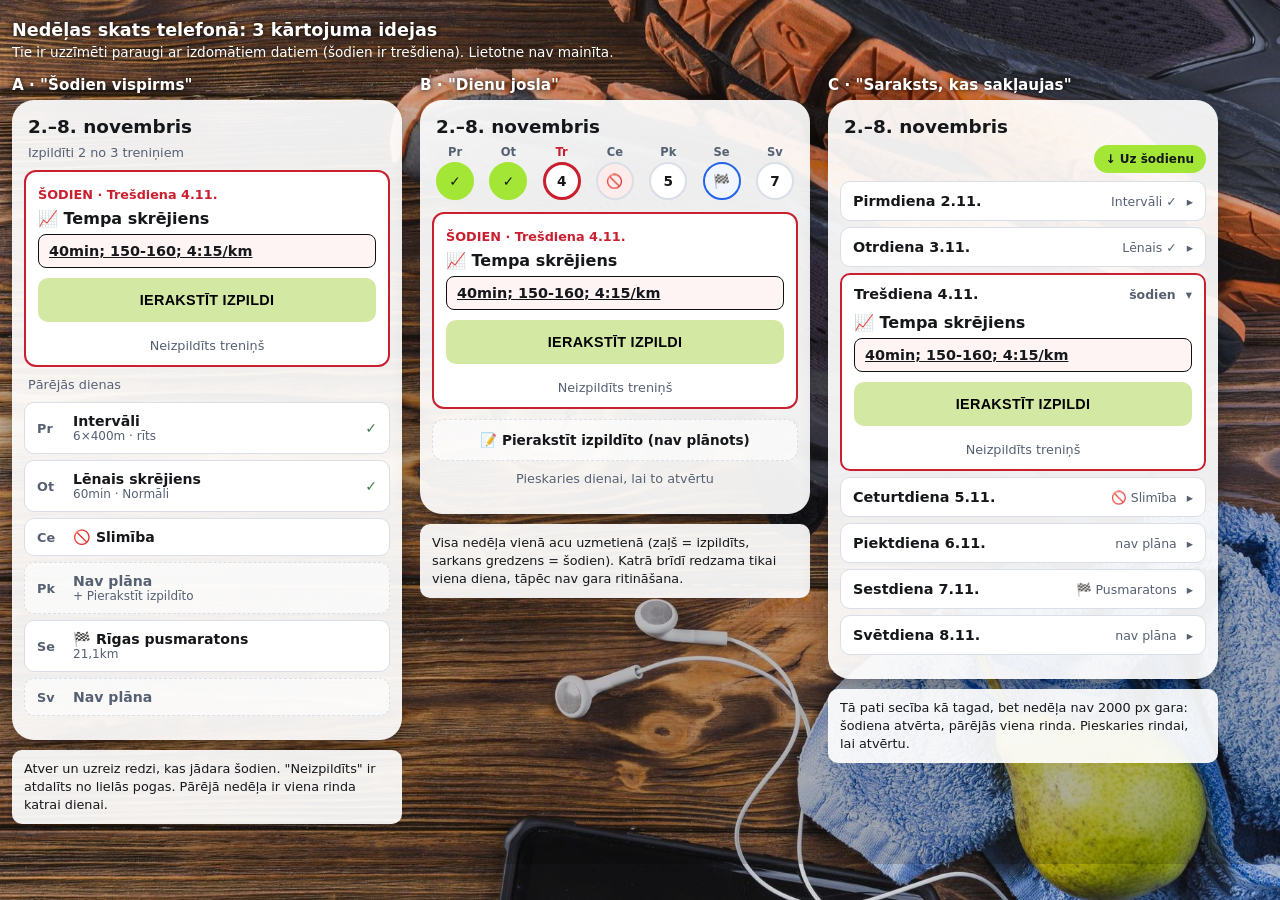
<file: .impeccable/mockups/week-phone.html>
<!doctype html>
<html lang="lv"><head><meta charset="utf-8"><meta name="viewport" content="width=device-width,initial-scale=1">
<title>Nedēļas skats telefonā — 3 varianti</title>
<style>
:root{--ink:#15171a;--muted:#566073;--lime:#a3e635;--surface:#eef7d9;--surface-hover:#d3e8a3;--accent:#c91f2f;
--plan:#fef4f4;--done:#f8fdec;--race:#f1f6fe;--line:#d9dee7;}
*{box-sizing:border-box}
body{margin:0;font-family:Inter,ui-sans-serif,system-ui,sans-serif;color:var(--ink);
background:linear-gradient(180deg,rgba(0,0,0,.15),rgba(0,0,0,.3)),url("../../images/bg-rotate-5.jpg") right center/cover fixed;padding:20px 12px 40px}
h1{color:#fff;font-size:1.1rem;margin:0 0 4px;text-shadow:0 0 6px #000}
.hint{color:#fff;font-size:.85rem;margin:0 0 16px;text-shadow:0 0 6px #000}
.row{display:flex;gap:18px;flex-wrap:wrap;align-items:flex-start}
.col{width:390px}
.label{color:#fff;font-weight:700;margin:0 0 6px;text-shadow:0 0 6px #000;font-size:.95rem}
.phone{width:390px;background:rgba(255,255,255,.92);border-radius:22px;padding:14px 12px 18px;box-shadow:0 8px 24px rgba(0,0,0,.35)}
.wk{font-weight:800;font-size:1.15rem;margin:2px 4px 8px}
.sub{color:var(--muted);font-size:.8rem;margin:0 4px 10px}
.card{background:#fff;border:1px solid var(--line);border-radius:12px;padding:12px;margin-bottom:10px}
.tod{display:inline-block;font-size:.7rem;font-weight:700;padding:1px 6px;border-radius:4px;background:#fce7f3;color:#9b1c47}
.title{font-weight:800;margin:6px 0}
.task{background:var(--plan);border:1px solid #111;border-radius:8px;padding:8px 10px;font-size:.9rem;font-weight:700;text-decoration:underline}
.task small{display:block;font-weight:400;text-decoration:none;font-size:.78rem;color:var(--muted)}
.big{display:block;width:100%;margin-top:10px;padding:14px;border:0;border-radius:10px;background:#d3e8a3;font-weight:800;font-size:.9rem;text-transform:uppercase;letter-spacing:.02em}
.lnk{display:block;text-align:center;margin-top:16px;font-size:.8rem;color:var(--muted)}
.today{border:2px solid var(--accent)}
.now{color:var(--accent);font-weight:800;font-size:.8rem}
.mini{display:flex;align-items:center;gap:10px;background:#fff;border:1px solid var(--line);border-radius:10px;padding:10px 12px;margin-bottom:6px;font-size:.88rem}
.mini b{width:26px;font-size:.8rem;color:var(--muted)}
.mini .t{flex:1;font-weight:700}.mini .t small{display:block;font-weight:400;color:var(--muted);font-size:.75rem}
.ok{color:#3f7d4a;font-weight:800}.no{color:var(--muted)}
.ghost{border-style:dashed;background:rgba(255,255,255,.6)}
.strip{display:flex;justify-content:space-between;margin:2px 0 12px}
.d{width:46px;text-align:center;font-size:.72rem;color:var(--muted);font-weight:700}
.d i{display:flex;align-items:center;justify-content:center;width:38px;height:38px;margin:3px auto 0;border-radius:50%;border:2px solid var(--line);background:#fff;font-style:normal;font-size:.85rem;color:var(--ink)}
.d.done i{background:var(--lime);border-color:var(--lime)}
.d.sel i{border-color:var(--accent);border-width:3px}
.d.sel{color:var(--accent)}
.d.rest i{background:#fdecec}
.d.race i{background:var(--race);border-color:#2563eb}
.acc{background:#fff;border:1px solid var(--line);border-radius:10px;margin-bottom:6px;overflow:hidden}
.acc>.h{display:flex;align-items:center;gap:10px;padding:11px 12px;font-size:.9rem}
.acc>.h b{flex:1}.acc>.h span{color:var(--muted);font-size:.78rem}
.acc.open{border:2px solid var(--accent)}
.acc .b{padding:0 12px 12px}
.sticky{position:static;display:flex;justify-content:flex-end;margin-bottom:8px}
.pill{background:var(--lime);font-weight:800;font-size:.75rem;padding:7px 12px;border-radius:999px}
.why{background:rgba(255,255,255,.92);border-radius:10px;padding:10px 12px;margin-top:10px;font-size:.8rem;line-height:1.4}
</style></head><body>
<h1>Nedēļas skats telefonā: 3 kārtojuma idejas</h1>
<p class="hint">Tie ir uzzīmēti paraugi ar izdomātiem datiem (šodien ir trešdiena). Lietotne nav mainīta.</p>
<div class="row">

<div class="col"><p class="label">A · "Šodien vispirms"</p>
<div class="phone">
<div class="wk">2.–8. novembris</div><p class="sub">Izpildīti 2 no 3 treniņiem</p>
<div class="card today"><span class="now">ŠODIEN · Trešdiena 4.11.</span><br>
<div class="title">📈 Tempa skrējiens</div>
<div class="task">40min; 150-160; 4:15/km</div>
<button class="big">Ierakstīt izpildi</button>
<span class="lnk">Neizpildīts treniņš</span></div>
<p class="sub" style="margin-top:4px">Pārējās dienas</p>
<div class="mini"><b>Pr</b><span class="t">Intervāli<small>6×400m · rīts</small></span><span class="ok">✓</span></div>
<div class="mini"><b>Ot</b><span class="t">Lēnais skrējiens<small>60min · Normāli</small></span><span class="ok">✓</span></div>
<div class="mini"><b>Ce</b><span class="t">🚫 Slimība</span></div>
<div class="mini ghost"><b>Pk</b><span class="t no">Nav plāna<small>+ Pierakstīt izpildīto</small></span></div>
<div class="mini"><b>Se</b><span class="t">🏁 Rīgas pusmaratons<small>21,1km</small></span></div>
<div class="mini ghost"><b>Sv</b><span class="t no">Nav plāna</span></div>
</div>
<div class="why">Atver un uzreiz redzi, kas jādara šodien. "Neizpildīts" ir atdalīts no lielās pogas. Pārējā nedēļa ir viena rinda katrai dienai.</div></div>

<div class="col"><p class="label">B · "Dienu josla"</p>
<div class="phone">
<div class="wk">2.–8. novembris</div>
<div class="strip">
<div class="d done"><span>Pr</span><i>✓</i></div>
<div class="d done"><span>Ot</span><i>✓</i></div>
<div class="d sel"><span>Tr</span><i>4</i></div>
<div class="d rest"><span>Ce</span><i>🚫</i></div>
<div class="d"><span>Pk</span><i>5</i></div>
<div class="d race"><span>Se</span><i>🏁</i></div>
<div class="d"><span>Sv</span><i>7</i></div></div>
<div class="card today"><span class="now">ŠODIEN · Trešdiena 4.11.</span><br>
<div class="title">📈 Tempa skrējiens</div>
<div class="task">40min; 150-160; 4:15/km</div>
<button class="big">Ierakstīt izpildi</button>
<span class="lnk">Neizpildīts treniņš</span></div>
<div class="card" style="background:rgba(255,255,255,.6);border-style:dashed;text-align:center;font-weight:700;font-size:.85rem">📝 Pierakstīt izpildīto (nav plānots)</div>
<p class="sub" style="text-align:center">Pieskaries dienai, lai to atvērtu</p>
</div>
<div class="why">Visa nedēļa vienā acu uzmetienā (zaļš = izpildīts, sarkans gredzens = šodien). Katrā brīdī redzama tikai viena diena, tāpēc nav gara ritināšana.</div></div>

<div class="col"><p class="label">C · "Saraksts, kas sakļaujas"</p>
<div class="phone">
<div class="wk">2.–8. novembris</div>
<div class="sticky"><span class="pill">↓ Uz šodienu</span></div>
<div class="acc"><div class="h"><b>Pirmdiena 2.11.</b><span>Intervāli ✓</span><span>▸</span></div></div>
<div class="acc"><div class="h"><b>Otrdiena 3.11.</b><span>Lēnais ✓</span><span>▸</span></div></div>
<div class="acc open"><div class="h"><b>Trešdiena 4.11.</b><span class="now">šodien</span><span>▾</span></div>
<div class="b"><div class="title" style="margin-top:0">📈 Tempa skrējiens</div>
<div class="task">40min; 150-160; 4:15/km</div>
<button class="big">Ierakstīt izpildi</button><span class="lnk">Neizpildīts treniņš</span></div></div>
<div class="acc"><div class="h"><b>Ceturtdiena 5.11.</b><span>🚫 Slimība</span><span>▸</span></div></div>
<div class="acc"><div class="h"><b>Piektdiena 6.11.</b><span>nav plāna</span><span>▸</span></div></div>
<div class="acc"><div class="h"><b>Sestdiena 7.11.</b><span>🏁 Pusmaratons</span><span>▸</span></div></div>
<div class="acc"><div class="h"><b>Svētdiena 8.11.</b><span>nav plāna</span><span>▸</span></div></div>
</div>
<div class="why">Tā pati secība kā tagad, bet nedēļa nav 2000 px gara: šodiena atvērta, pārējās viena rinda. Pieskaries rindai, lai atvērtu.</div></div>

</div></body></html>
</file>
